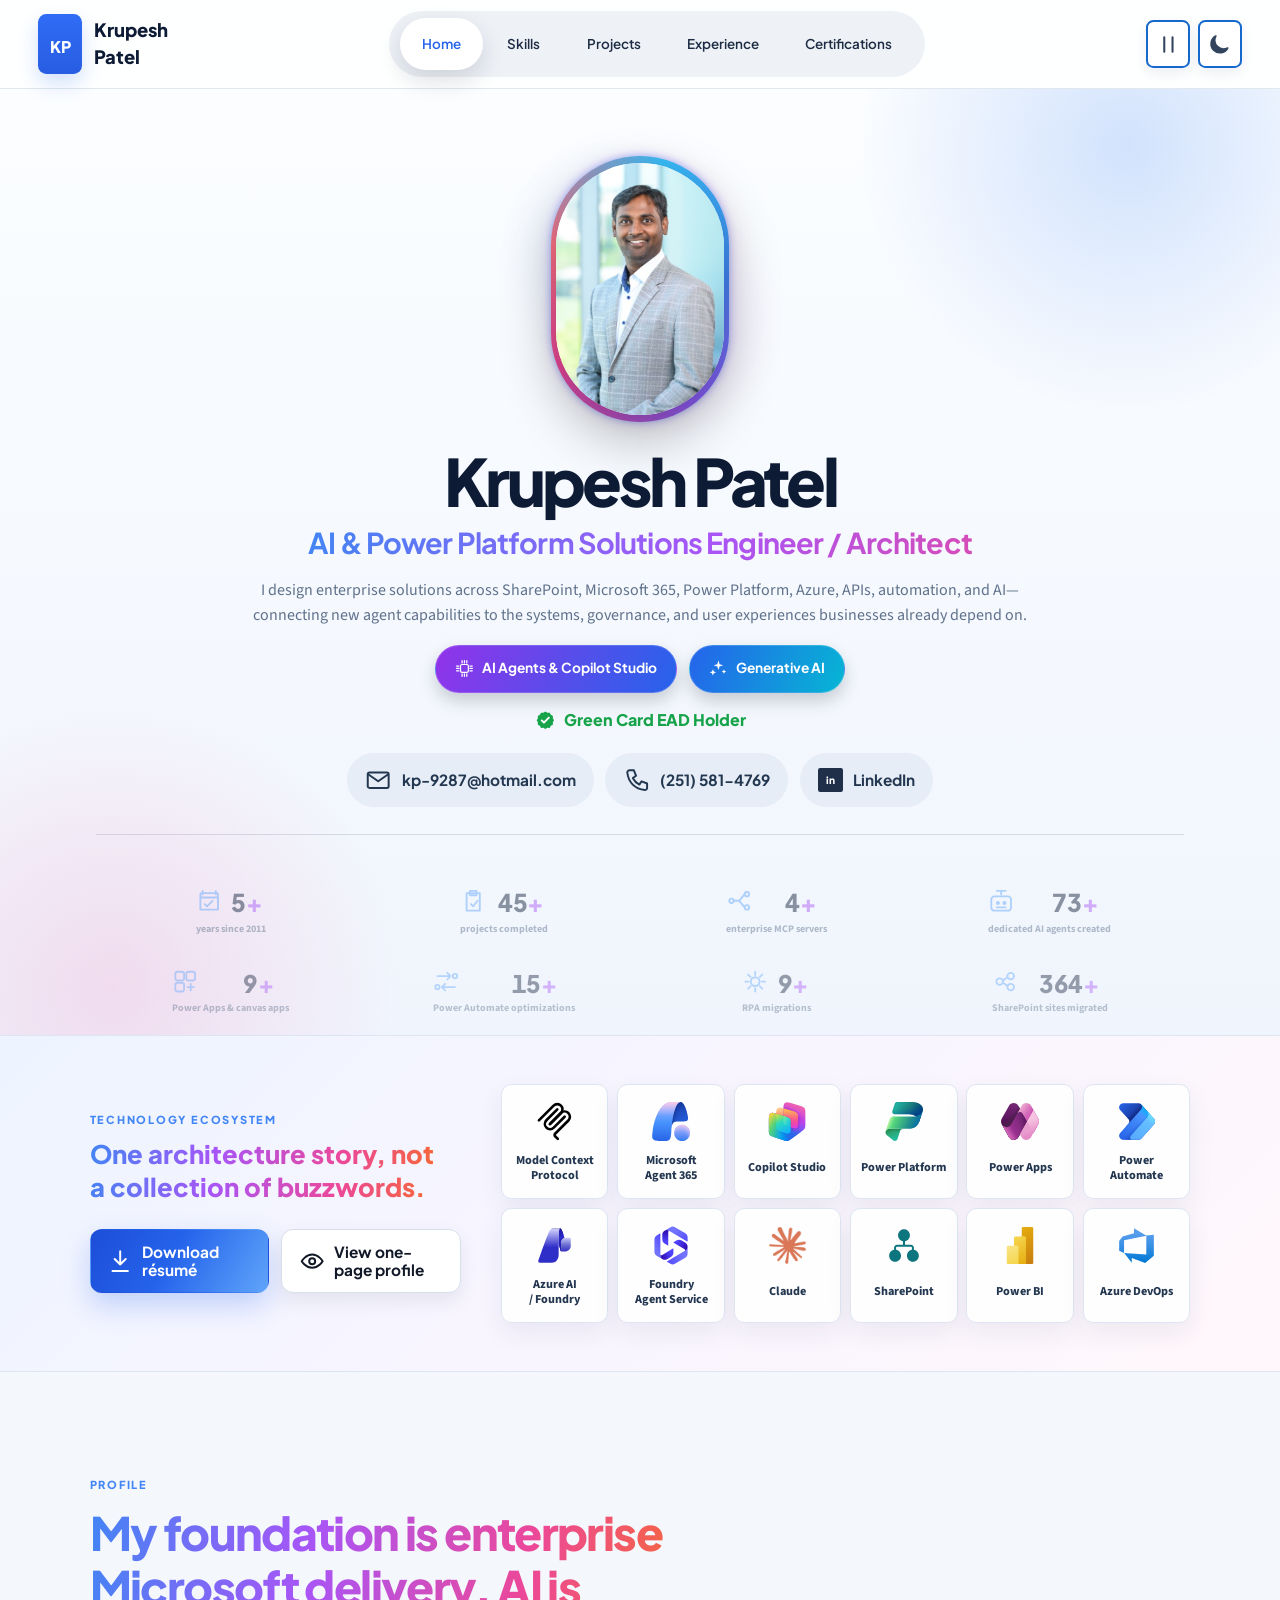
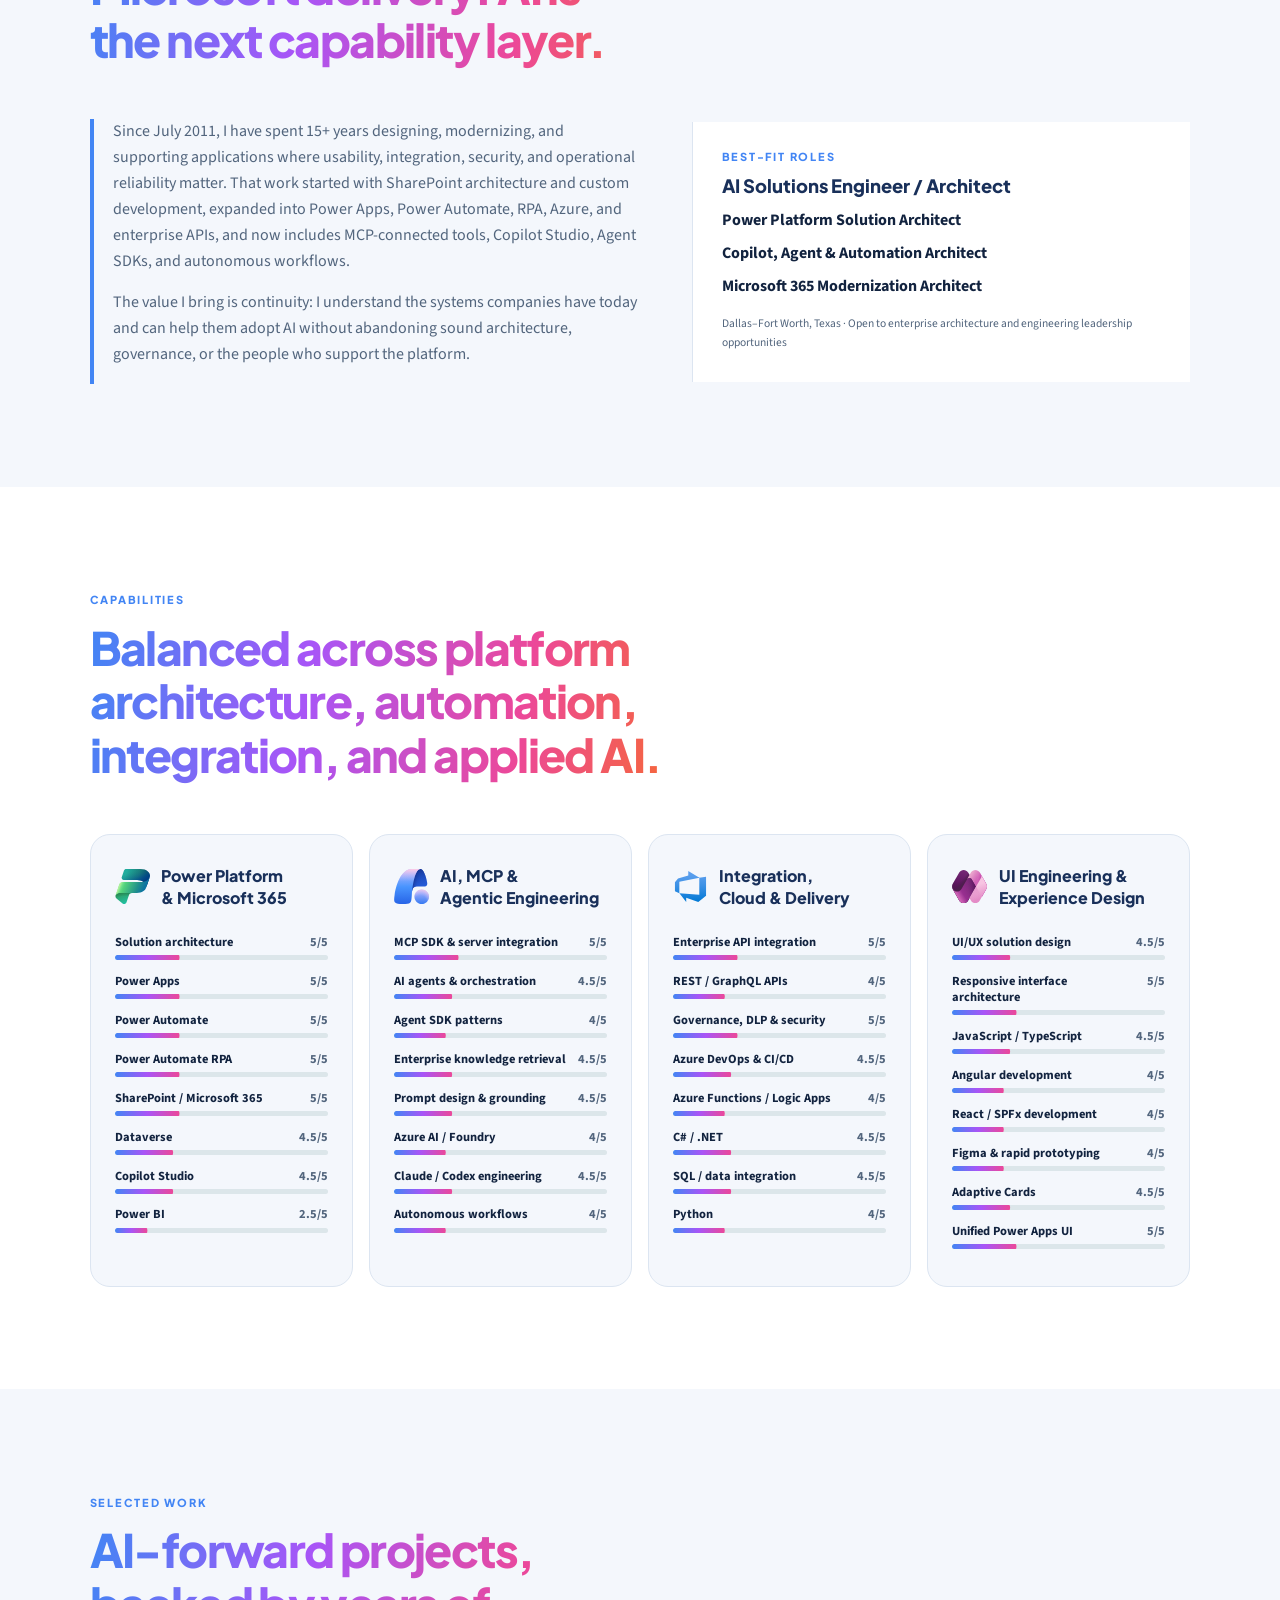
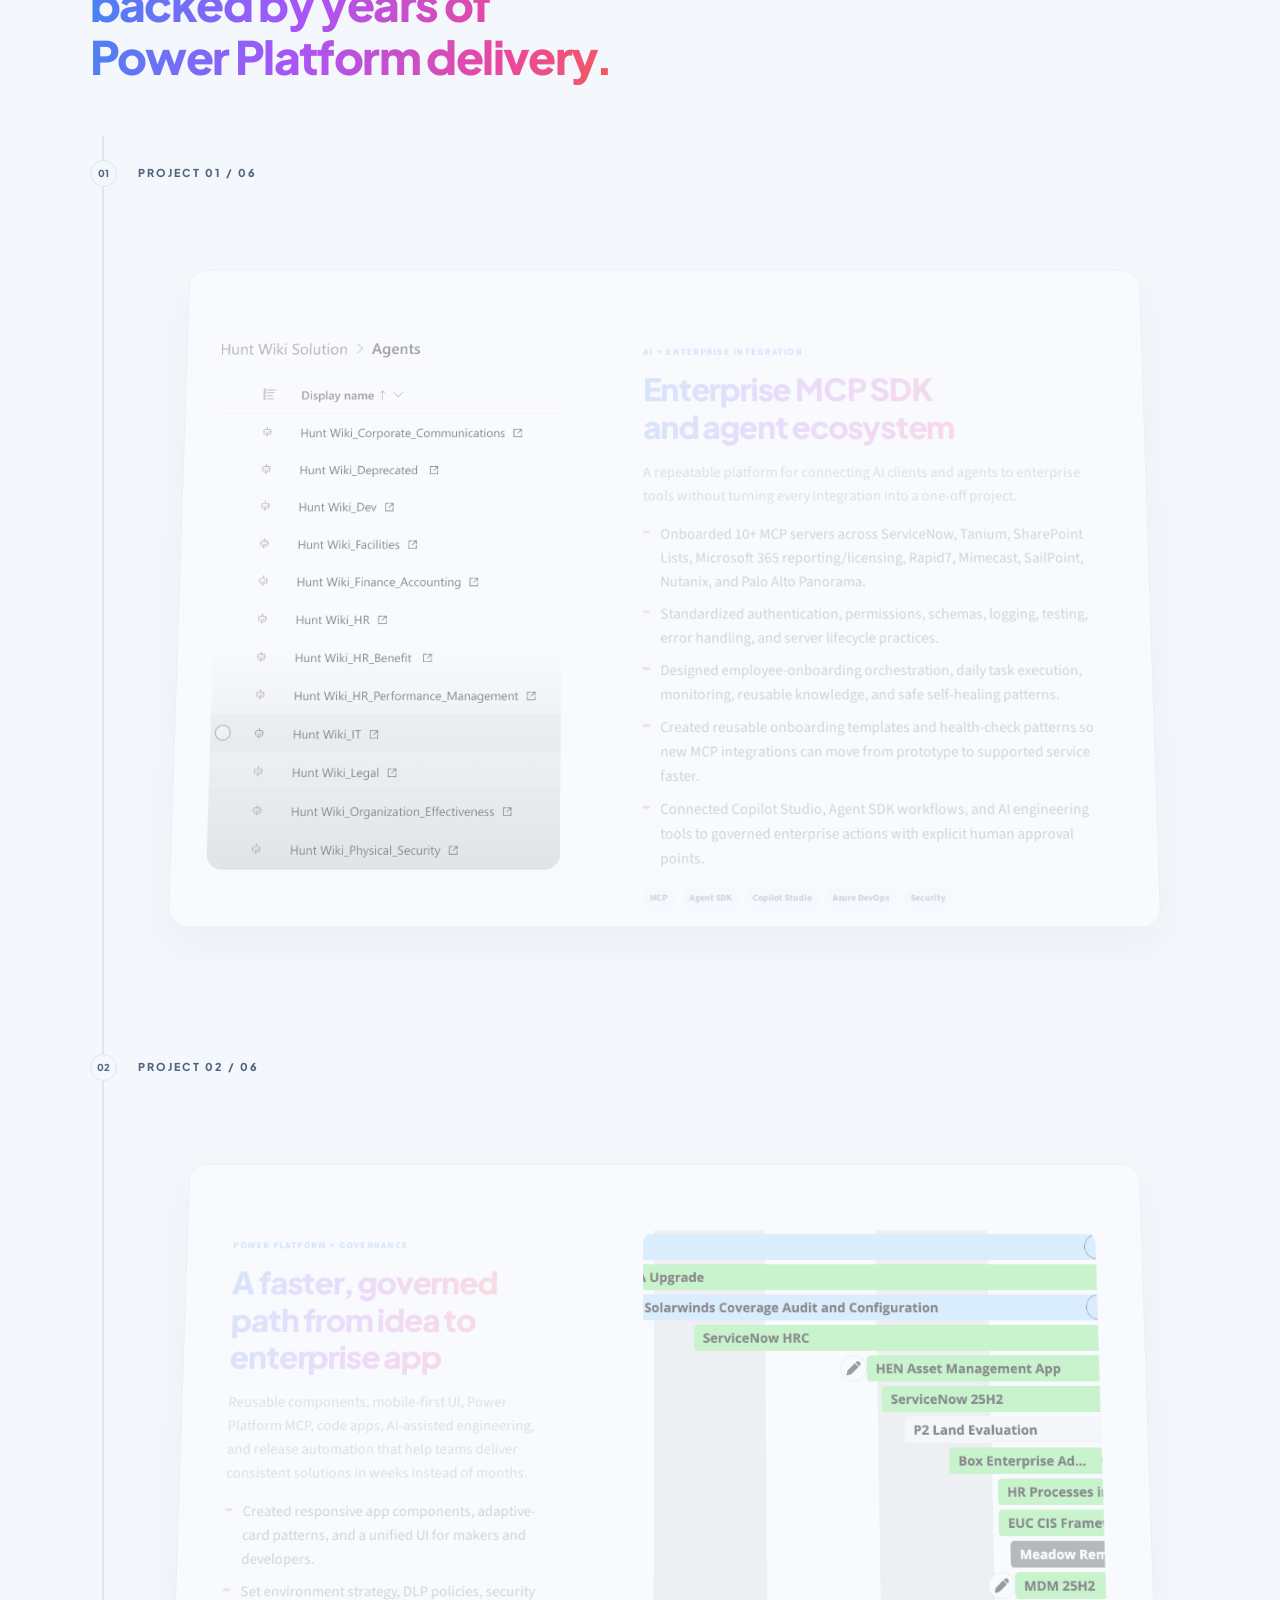
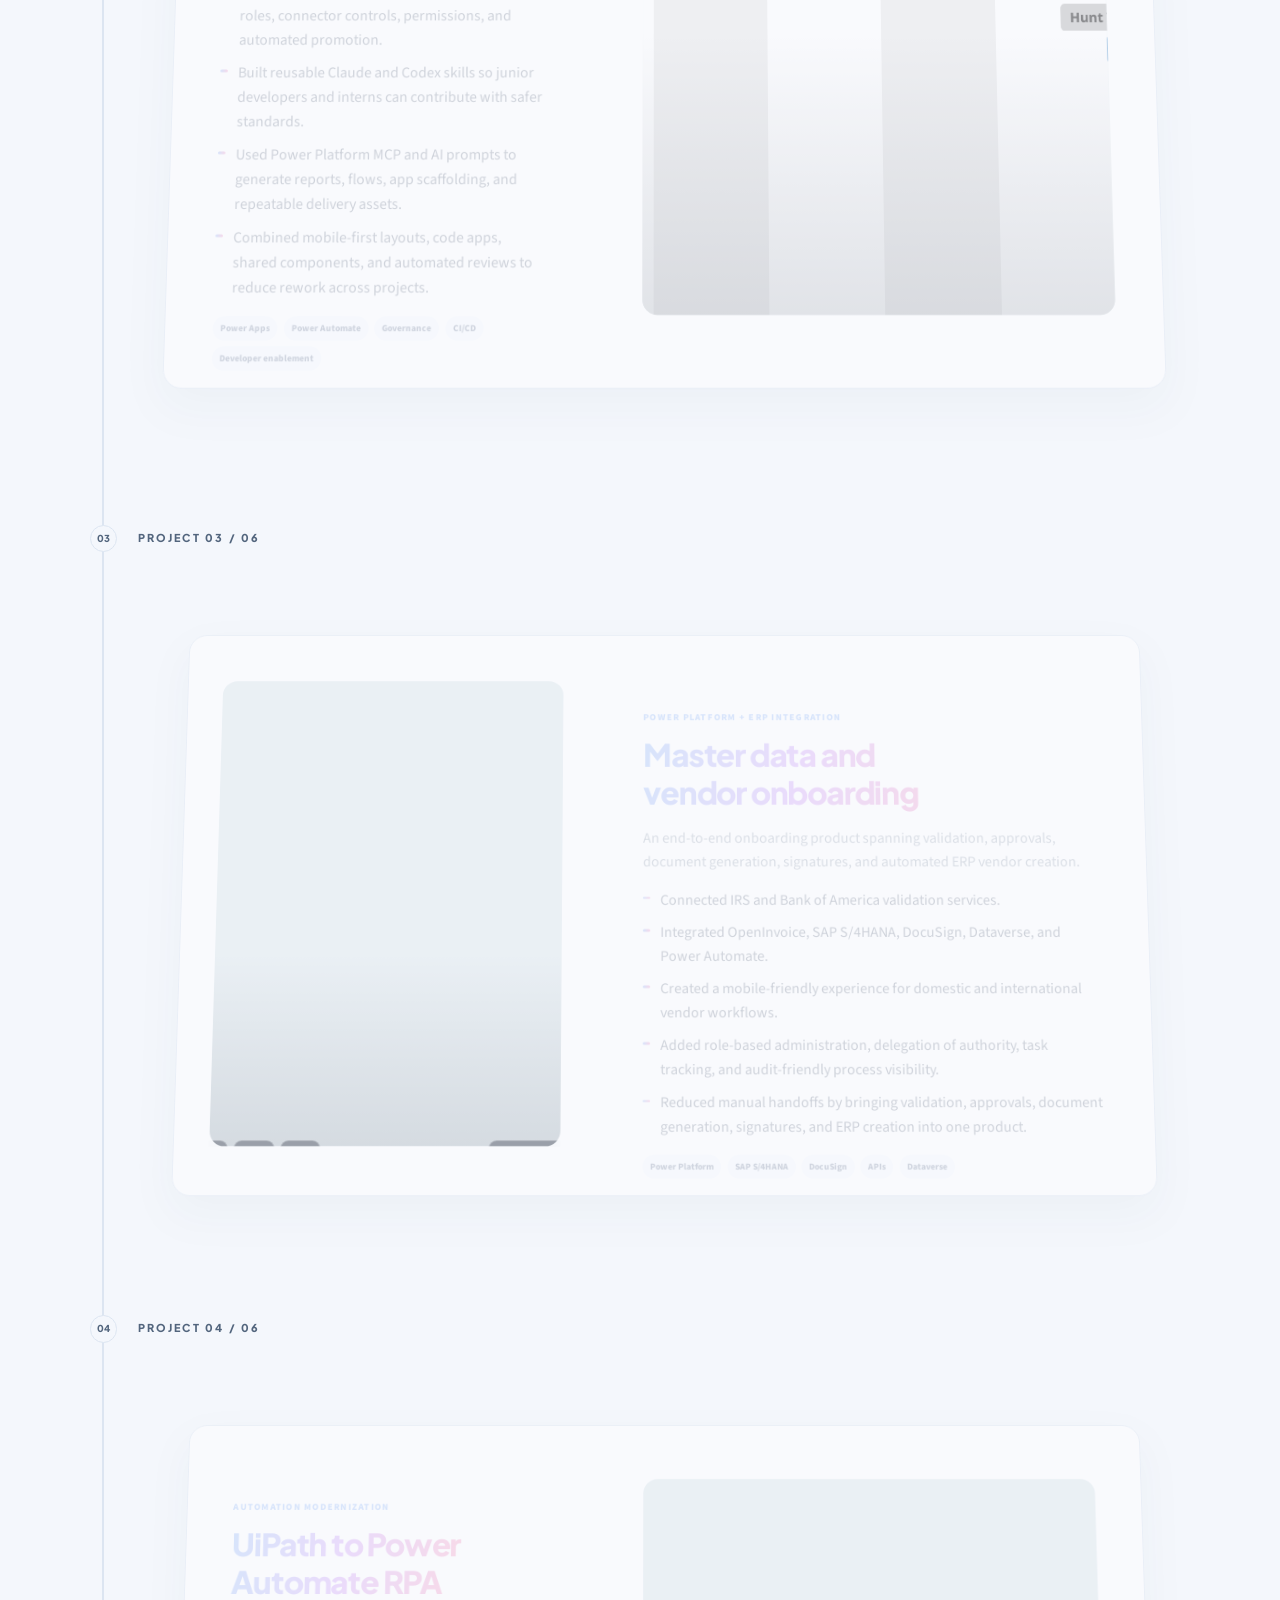
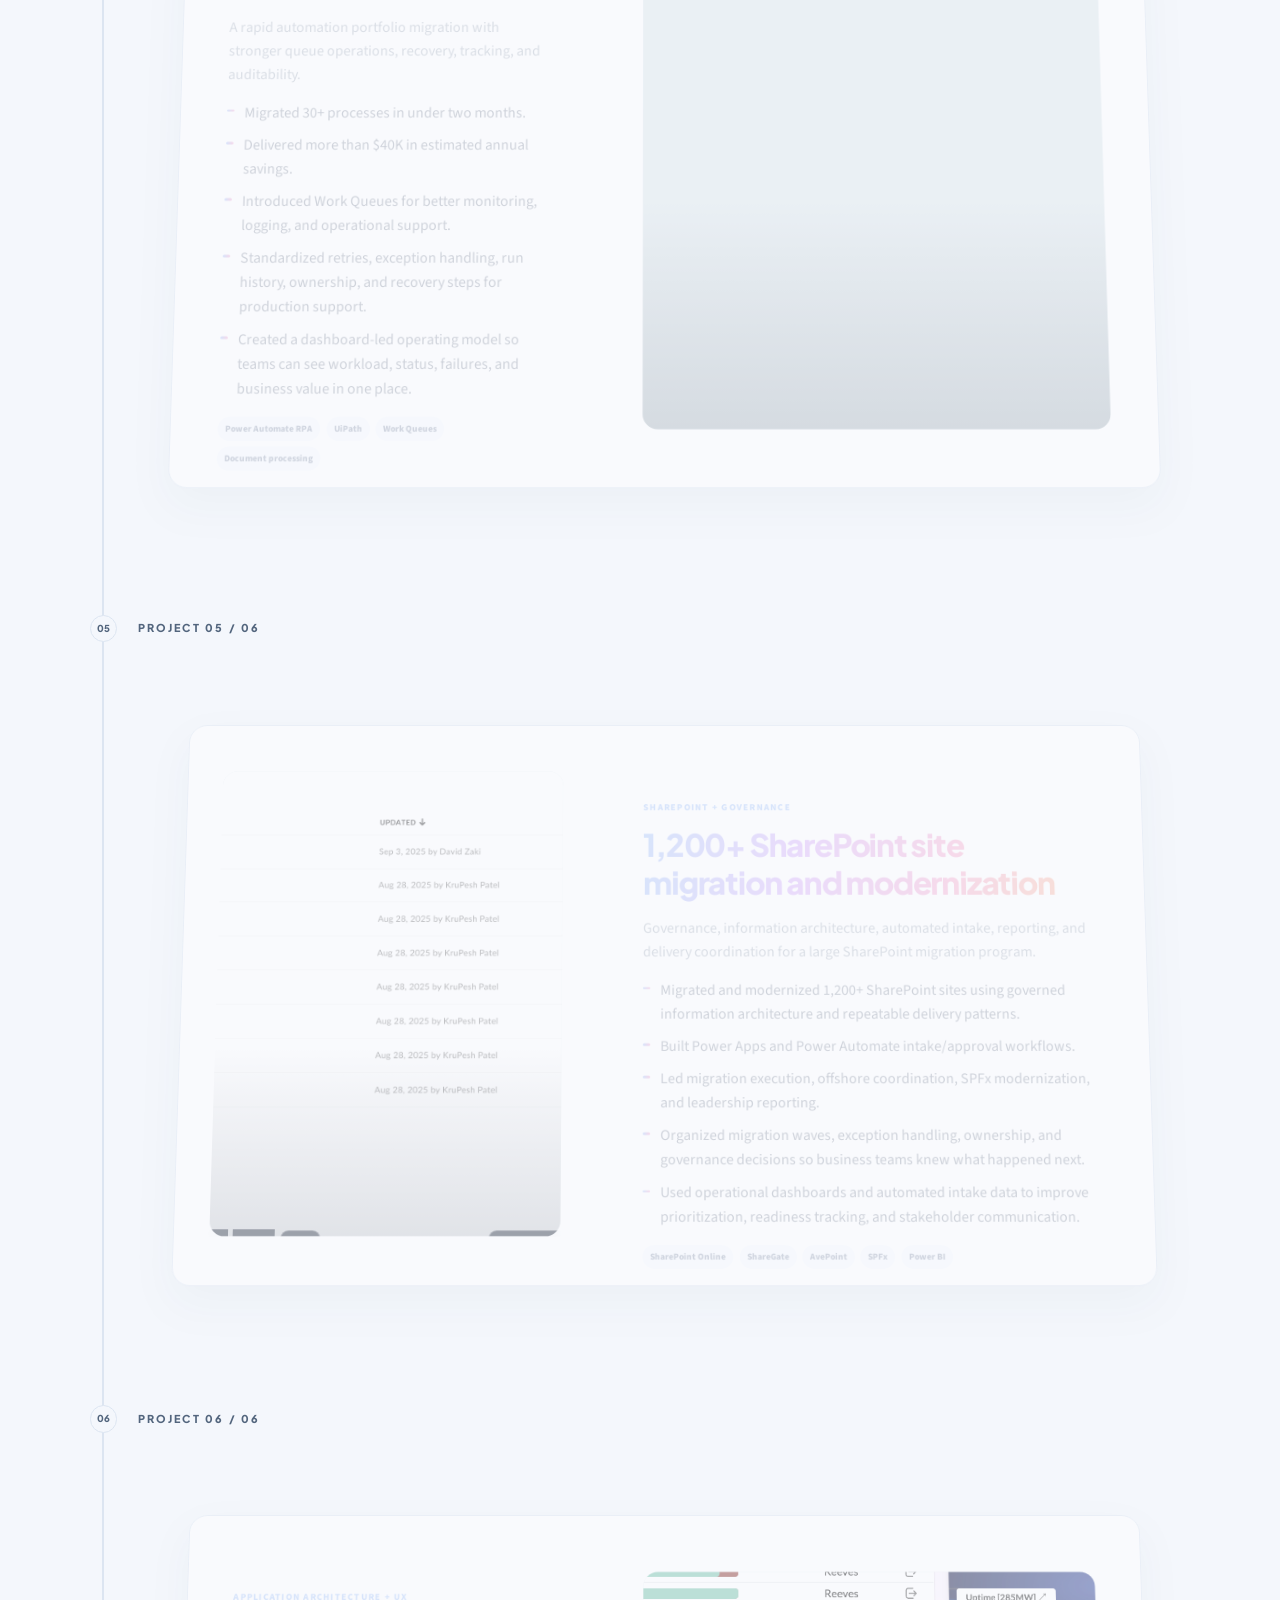
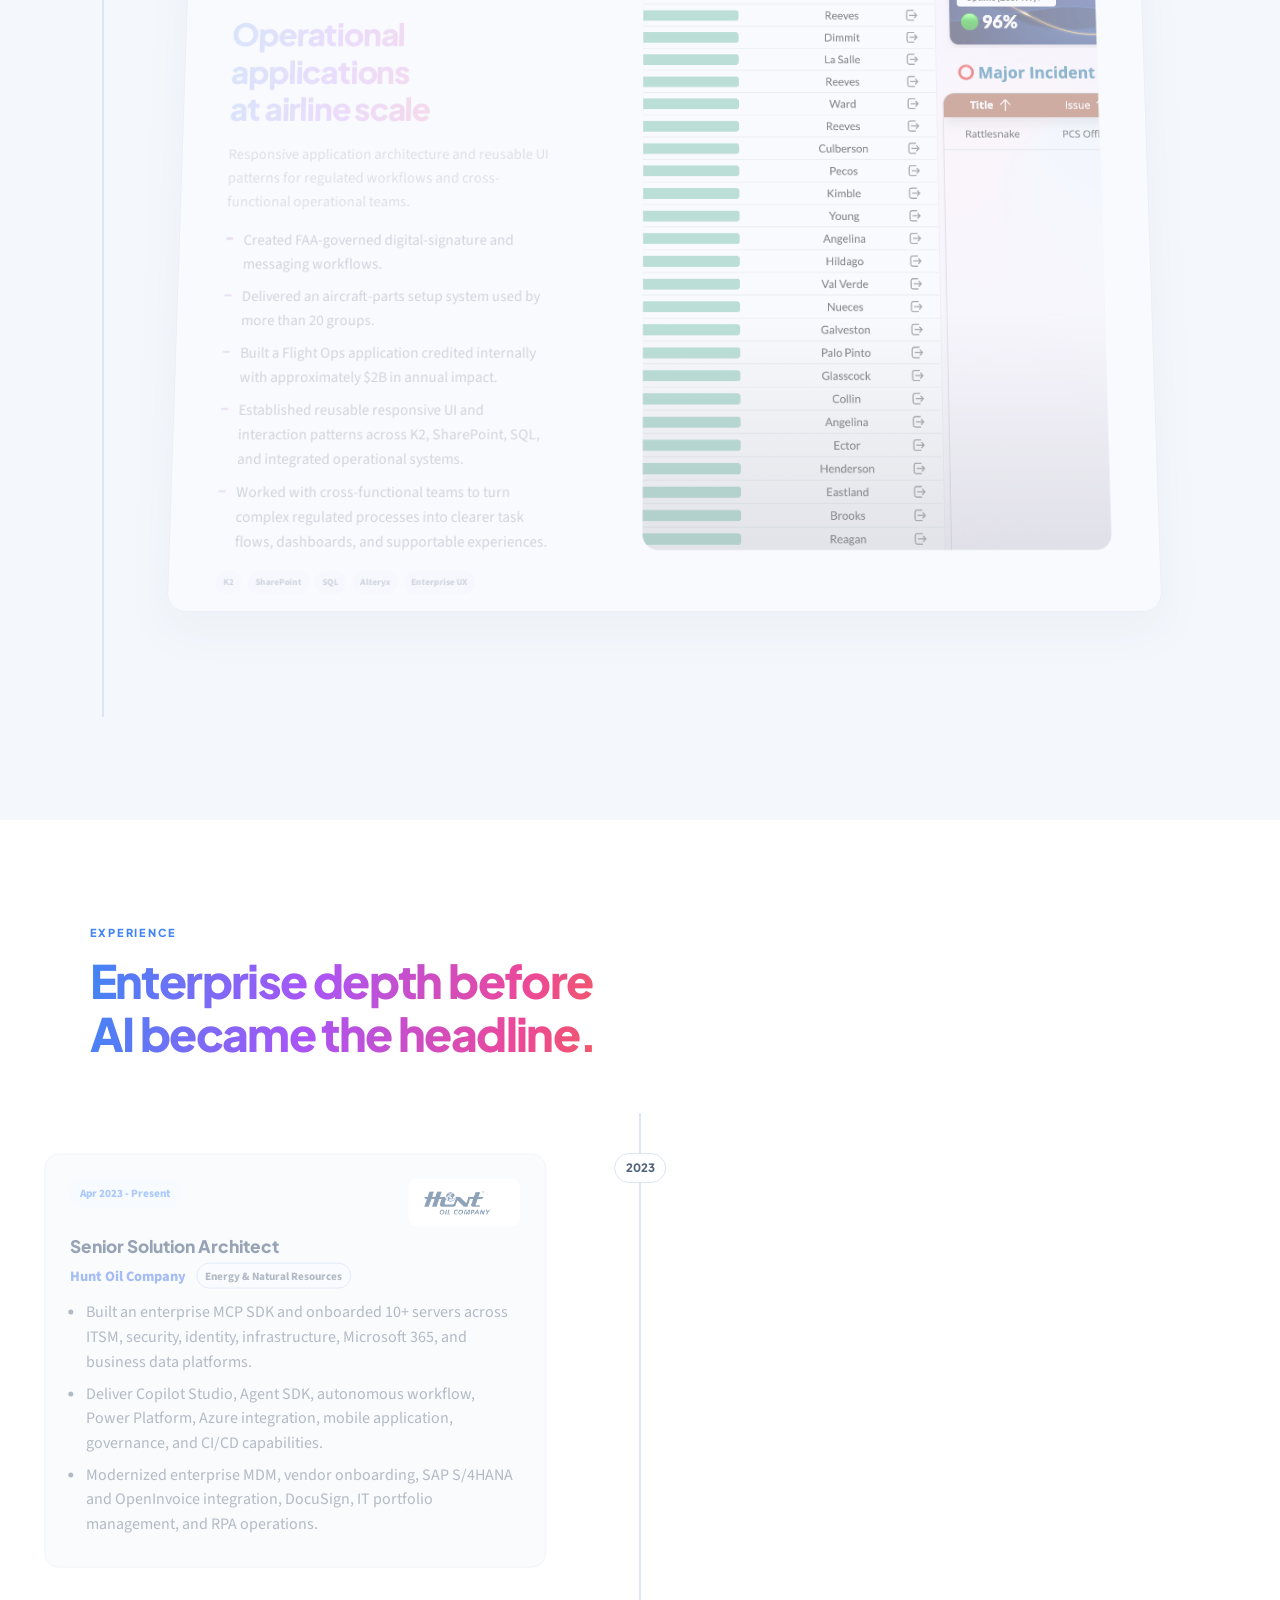
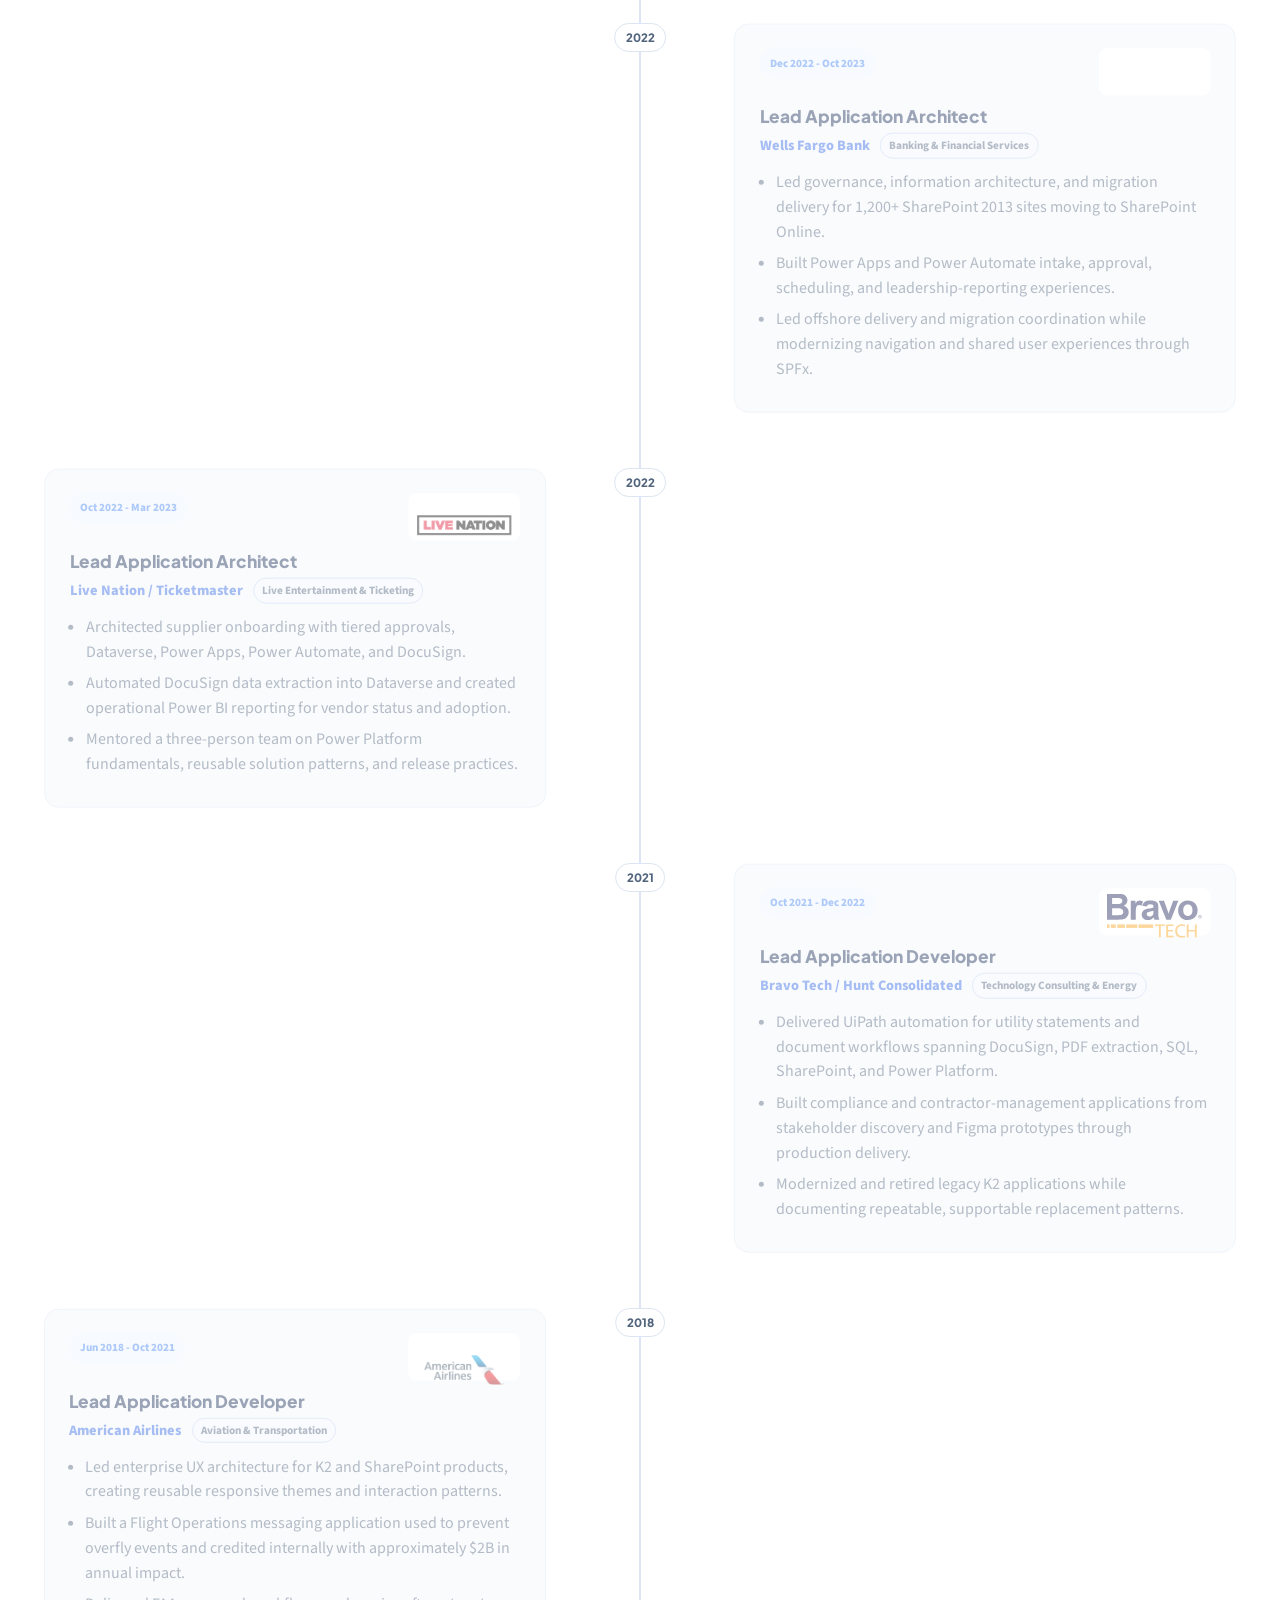
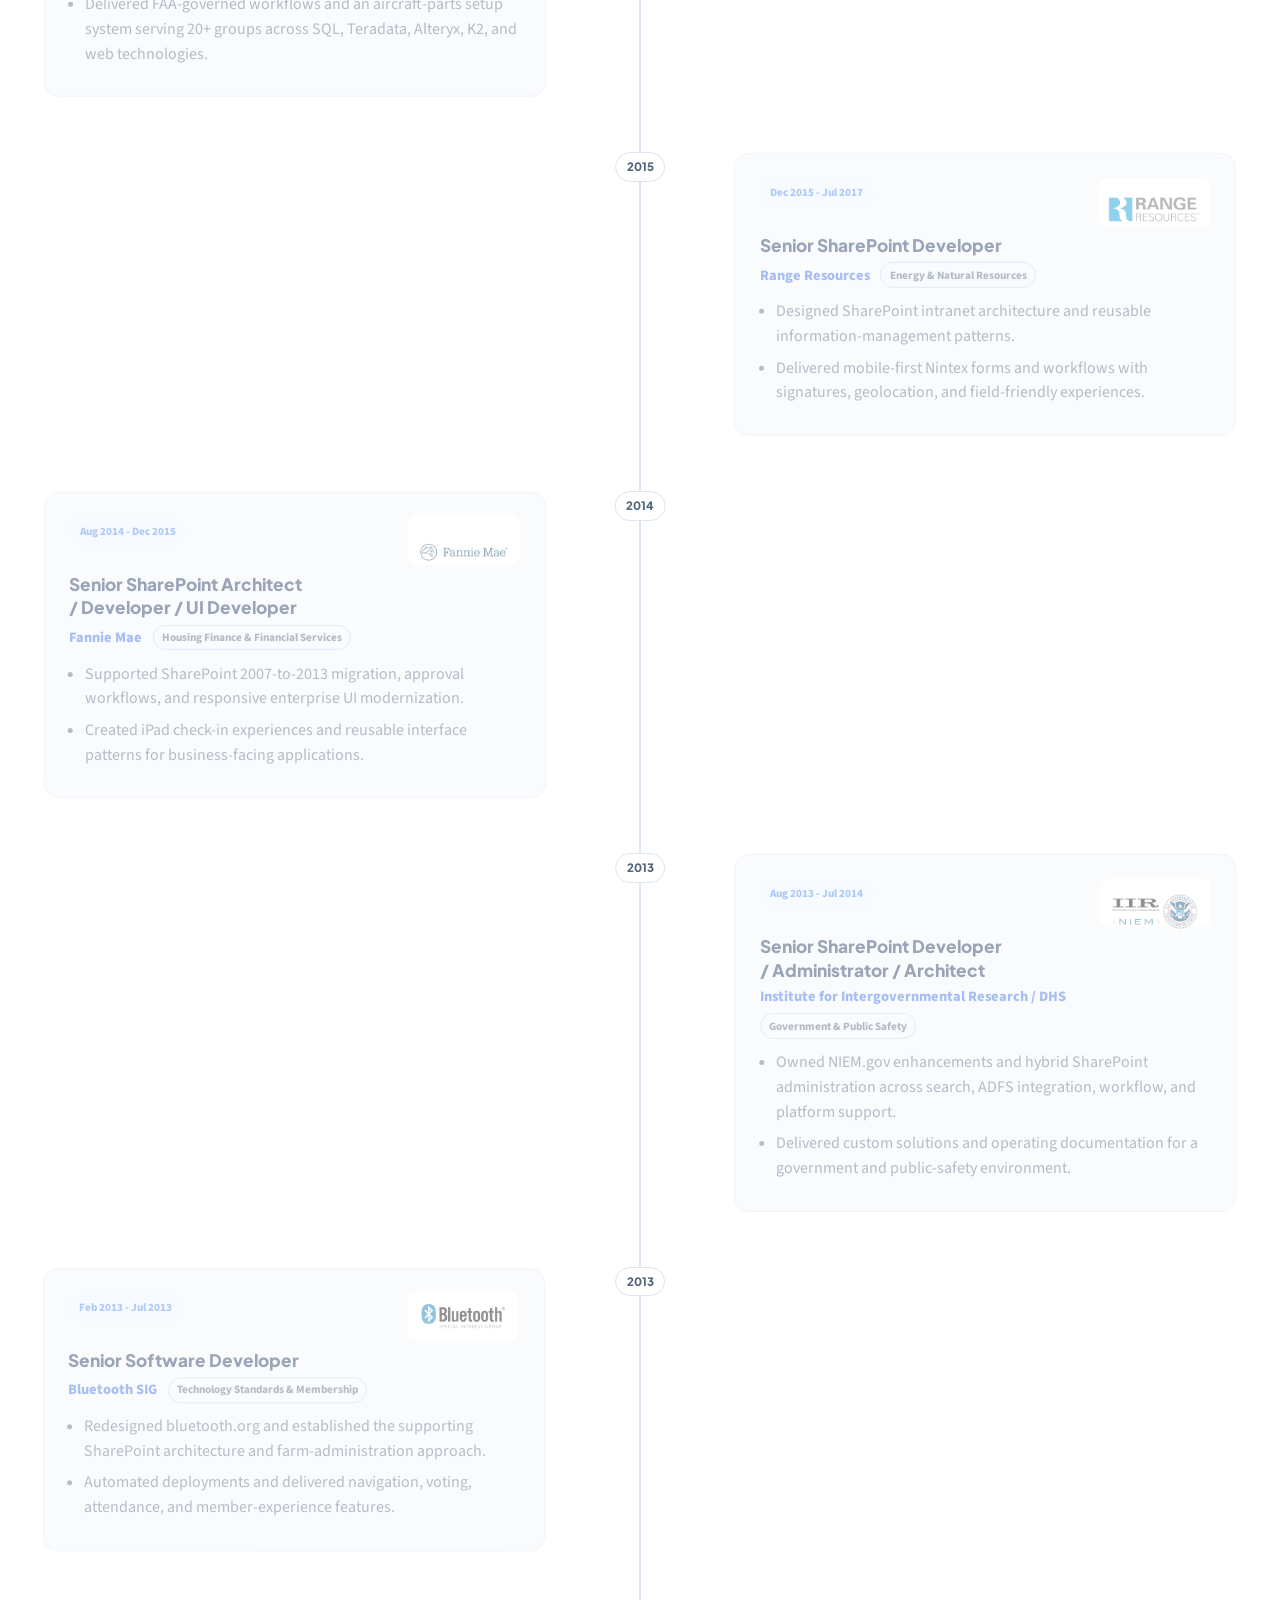
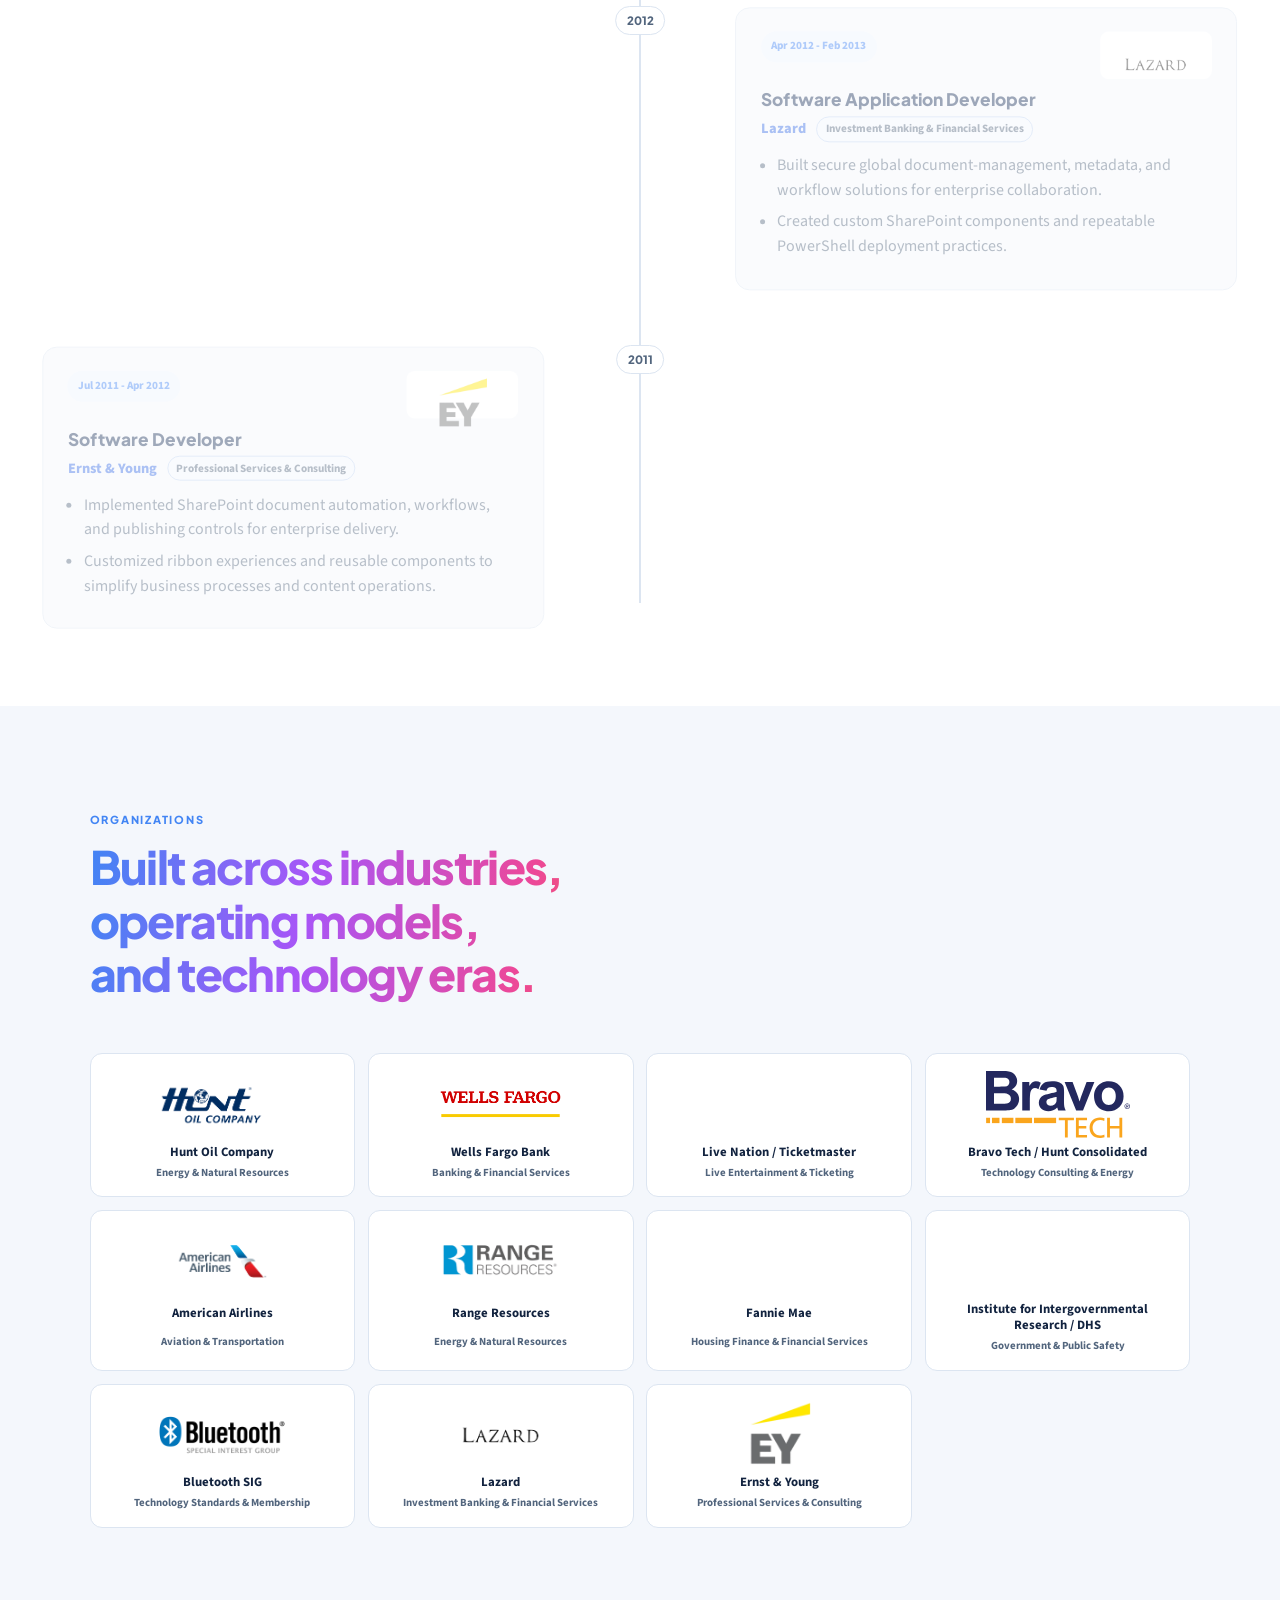
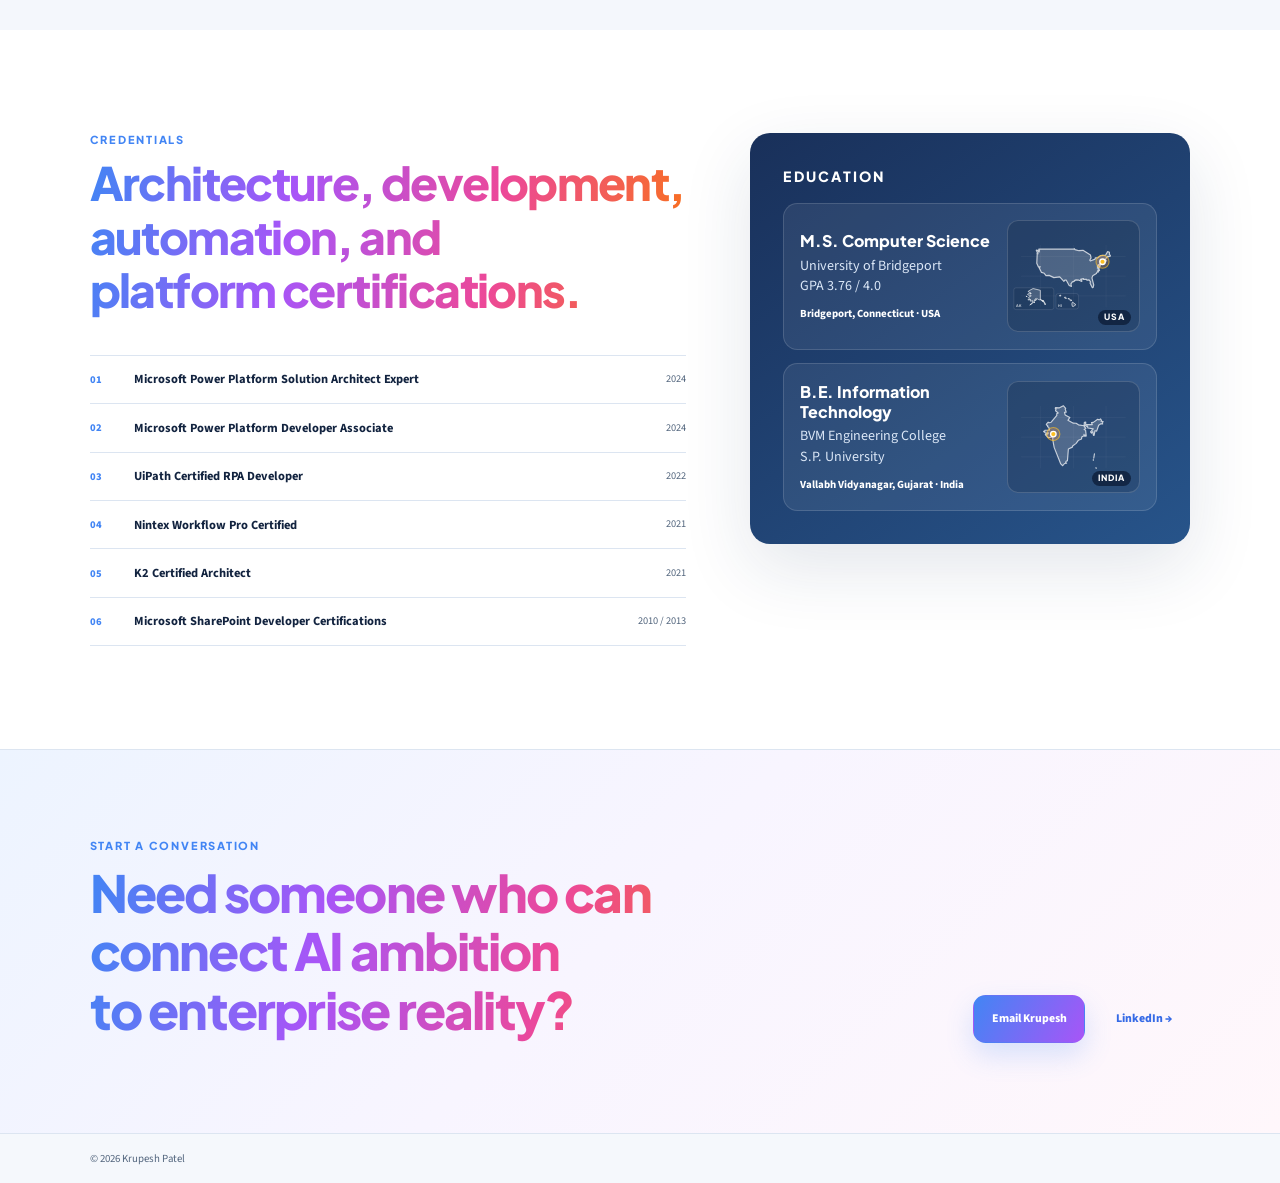
<file: index.html>
<!doctype html>
<html lang="en">
<head>
    <meta charset="utf-8">
    <meta name="viewport" content="width=device-width, initial-scale=1">
    <meta name="description" content="Krupesh Patel - AI and Power Platform Solutions Engineer / Architect with expertise across Microsoft 365, automation, enterprise integration, MCP, and agentic AI.">
    <meta name="theme-color" content="#f4f7fc">
    <title>Krupesh Patel | AI &amp; Power Platform Solutions Engineer / Architect</title>
    <link rel="preconnect" href="https://fonts.googleapis.com">
    <link rel="preconnect" href="https://fonts.gstatic.com" crossorigin>
    <link href="https://fonts.googleapis.com/css2?family=Plus+Jakarta+Sans:wght@500;600;700;800&amp;family=Source+Sans+3:wght@400;500;600;700&amp;display=swap" rel="stylesheet">
    <script>
        (() => {
            let theme, motion;
            try {
                theme = localStorage.getItem("kp-profile-v2-theme");
                motion = localStorage.getItem("kp-profile-motion");
            } catch {}
            document.documentElement.dataset.theme = theme === "dark" ? "dark" : "light";
            document.documentElement.dataset.motion = motion === "off" || window.matchMedia("(prefers-reduced-motion: reduce)").matches ? "off" : "on";
        })();
    </script>
    <script type="application/ld+json">
    {
      "@context": "https://schema.org",
      "@type": "Person",
      "name": "Krupesh Patel",
      "jobTitle": "AI & Power Platform Solutions Engineer / Architect",
      "email": "mailto:kp-9287@hotmail.com",
      "telephone": "+1-251-581-4769",
      "url": "https://krupesh9.github.io/KP_Profile/",
      "sameAs": ["https://www.linkedin.com/in/krupesh87"],
      "knowsAbout": ["AI agents", "Model Context Protocol", "Microsoft Copilot Studio", "Power Platform", "Power Apps", "Power Automate", "SharePoint", "Microsoft 365", "Azure AI", "API integration", "GraphQL", "Angular", "UI/UX"]
    }
    </script>
    <link rel="stylesheet" href="styles.css?v=26">
    <link rel="icon" href="favicon.svg" type="image/svg+xml">
    <script src="scripts.js?v=16" defer></script>
</head>
<body>
    <a class="skip-link" href="#main">Skip to content</a>

    <header class="site-header">
        <a class="brand" href="#top" aria-label="Krupesh Patel profile home">
            <span class="brand-monogram"><span class="brand-initials">KP</span><img src="assets/krupesh-profile-480.jpg" alt=""></span>
            <strong>Krupesh<br>Patel</strong>
        </a>
        <nav class="desktop-nav" aria-label="Primary navigation">
            <a href="#top" class="active">Home</a>
            <a href="#skills">Skills</a>
            <a href="#work">Projects</a>
            <a href="#experience">Experience</a>
            <a href="#credentials">Certifications</a>
        </nav>
        <div class="header-actions">
            <button class="theme-toggle motion-toggle" id="motion-toggle" type="button" aria-pressed="true" aria-label="Animations" title="Pause animations">
                <svg class="motion-pause" aria-hidden="true" viewBox="0 0 24 24"><path d="M8 5v14M16 5v14"/></svg>
                <svg class="motion-play" aria-hidden="true" viewBox="0 0 24 24"><path d="m8 5 11 7-11 7Z"/></svg>
            </button>
            <button class="theme-toggle" id="theme-toggle-v2" type="button" aria-pressed="false" aria-label="Switch to dark theme">
                <svg class="theme-moon" aria-hidden="true" viewBox="0 0 24 24"><path d="M20 15.5A8.5 8.5 0 0 1 8.5 4 8.5 8.5 0 1 0 20 15.5Z"/></svg>
                <svg class="theme-sun" aria-hidden="true" viewBox="0 0 24 24"><circle cx="12" cy="12" r="4"/><path d="M12 2v2m0 16v2M4.9 4.9l1.4 1.4m11.4 11.4 1.4 1.4M2 12h2m16 0h2M4.9 19.1l1.4-1.4M17.7 6.3l1.4-1.4"/></svg>
            </button>
            <button class="menu-toggle" id="menu-toggle-v2" type="button" aria-expanded="false" aria-controls="mobile-nav-v2" aria-label="Open navigation menu">
                <svg aria-hidden="true" viewBox="0 0 24 24"><path d="M4 7h16M4 12h16M4 17h16"/></svg>
            </button>
        </div>
    </header>

    <nav class="mobile-nav" id="mobile-nav-v2" aria-label="Mobile navigation">
        <a href="#top">Home</a><a href="#skills">Skills</a><a href="#work">Projects</a><a href="#experience">Experience</a><a href="#credentials">Certifications</a>
    </nav>

    <main id="main">
        <section class="hero" id="top">
            <div class="hero-inner">
                <div class="portrait-stage reveal" aria-label="Portrait with animated AI color aura">
                    <div class="aura aura-one"></div>
                    <div class="aura aura-two"></div>
                    <div class="aura aura-three"></div>
                    <div class="aura-ring"></div>
                    <div class="portrait-card">
                        <img src="assets/krupesh-profile-480.jpg" alt="Krupesh Patel" width="479" height="720" fetchpriority="high" decoding="async">
                    </div>
                </div>

                <div class="hero-copy reveal">
                    <h1 class="hero-name static-gradient">Krupesh Patel</h1>
                    <h2 class="hero-title animated-gradient">AI &amp; Power Platform Solutions Engineer / Architect</h2>
                    <p class="lead">I design enterprise solutions across SharePoint, Microsoft 365, Power Platform, Azure, APIs, automation, and AI—connecting new agent capabilities to the systems, governance, and user experiences businesses already depend on.</p>
                    <div class="hero-focus-pills" aria-label="Primary areas of expertise">
                        <span><svg aria-hidden="true" viewBox="0 0 24 24"><rect x="7" y="7" width="10" height="10" rx="2"/><path d="M9 2v3m3-3v3m3-3v3M9 19v3m3-3v3m3-3v3M2 9h3m-3 3h3m-3 3h3m14-6h3m-3 3h3m-3 3h3"/></svg>AI Agents &amp; Copilot Studio</span>
                        <span><svg aria-hidden="true" viewBox="0 0 24 24"><path d="m12 2 1.45 4.55L18 8l-4.55 1.45L12 14l-1.45-4.55L6 8l4.55-1.45L12 2Zm7 11 .9 2.1L22 16l-2.1.9L19 19l-.9-2.1L16 16l2.1-.9L19 13ZM5 13l1.15 2.85L9 17l-2.85 1.15L5 21l-1.15-2.85L1 17l2.85-1.15L5 13Z"/></svg>Generative AI</span>
                    </div>
                    <p class="ead-status"><svg aria-hidden="true" viewBox="0 0 24 24"><path d="M12 2.7 14.1 4l2.5-.1 1.2 2.2 2.2 1.2-.1 2.5 1.3 2.2-1.3 2.1.1 2.5-2.2 1.2-1.2 2.2-2.5-.1-2.1 1.3-2.1-1.3-2.5.1-1.2-2.2L4 16.6l.1-2.5L2.8 12l1.3-2.2L4 7.3l2.2-1.2 1.2-2.2 2.5.1L12 2.7Z"/><path class="ead-check" d="m8.2 12.1 2.3 2.3 5.2-5.3"/></svg> Green Card EAD Holder</p>
                    <div class="identity-strip reveal" aria-label="Contact information at a glance">
                        <a class="identity-item" href="mailto:kp-9287@hotmail.com">
                            <span class="identity-icon" aria-hidden="true"><svg viewBox="0 0 24 24"><rect x="2.5" y="5" width="19" height="14" rx="1.5"/><path d="m3.5 7 8.5 6 8.5-6"/></svg></span>
                            <strong>kp-9287@hotmail.com</strong>
                        </a>
                        <a class="identity-item" href="tel:2515814769">
                            <span class="identity-icon" aria-hidden="true"><svg viewBox="0 0 24 24"><path d="M5 3h4l2 5-3 2c1.5 3 3 4.5 6 6l2-3 5 2v4c0 1-1 2-2 2C10 20 4 14 3 5c0-1 1-2 2-2Z"/></svg></span>
                            <strong>(251) 581-4769</strong>
                        </a>
                        <a class="identity-item" href="https://www.linkedin.com/in/krupesh87" target="_blank" rel="noreferrer">
                            <span class="identity-icon linkedin-icon" aria-hidden="true">in</span>
                            <strong>LinkedIn</strong>
                        </a>
                    </div>
                </div>

                <div class="hero-proof reveal" id="proof-counters" aria-label="Career highlights">
                    <div><span class="proof-icon" aria-hidden="true"><svg viewBox="0 0 24 24"><path d="M6 3v3m12-3v3M4 9h16M5 5h14a1 1 0 0 1 1 1v14H4V6a1 1 0 0 1 1-1Zm3 10 2 2 5-5"/></svg></span><strong data-count-v2="15">0</strong><span class="metric-label">years since 2011</span></div>
                    <div><span class="proof-icon" aria-hidden="true"><svg viewBox="0 0 24 24"><path d="M9 5h6m-7 0H6v16h12V5h-2m-7-2h6v4H9V3Zm1 12 2 2 4-5"/></svg></span><strong data-count-v2="125">0</strong><span class="metric-label">projects completed</span></div>
                    <div><span class="proof-icon" aria-hidden="true"><svg viewBox="0 0 24 24"><circle cx="5" cy="12" r="2"/><circle cx="19" cy="6" r="2"/><circle cx="19" cy="18" r="2"/><path d="M7 12h5m0 0 5-6m-5 6 5 6"/></svg></span><strong data-count-v2="10">0</strong><span class="metric-label">enterprise MCP servers</span></div>
                    <div><span class="proof-icon" aria-hidden="true"><svg viewBox="0 0 24 24"><path d="M12 3v3M8 3h8M6 8h12a3 3 0 0 1 3 3v7a3 3 0 0 1-3 3H6a3 3 0 0 1-3-3v-7a3 3 0 0 1 3-3Z"/><circle cx="9" cy="14" r="1"/><circle cx="15" cy="14" r="1"/><path d="M8 18h8"/></svg></span><strong data-count-v2="200">0</strong><span class="metric-label">dedicated AI agents created</span></div>
                    <div><span class="proof-icon" aria-hidden="true"><svg viewBox="0 0 24 24"><rect x="3" y="3" width="8" height="8" rx="2"/><rect x="13" y="3" width="8" height="8" rx="2"/><rect x="3" y="13" width="8" height="8" rx="2"/><path d="M17 14v6m-3-3h6"/></svg></span><strong data-count-v2="30">0</strong><span class="metric-label">Power Apps &amp; canvas apps</span></div>
                    <div><span class="proof-icon" aria-hidden="true"><svg viewBox="0 0 24 24"><path d="M4 7h12l-3-3m3 3-3 3M20 17H8l3 3m-3-3 3-3"/><circle cx="4" cy="17" r="2"/><circle cx="20" cy="7" r="2"/></svg></span><strong data-count-v2="50">0</strong><span class="metric-label">Power Automate optimizations</span></div>
                    <div><span class="proof-icon" aria-hidden="true"><svg viewBox="0 0 24 24"><path d="M12 3v3m0 12v3M3 12h3m12 0h3M5.6 5.6l2.1 2.1m8.6 8.6 2.1 2.1m0-12.8-2.1 2.1m-8.6 8.6-2.1 2.1"/><circle cx="12" cy="12" r="4"/></svg></span><strong data-count-v2="30">0</strong><span class="metric-label">RPA migrations</span></div>
                    <div><span class="proof-icon" aria-hidden="true"><svg viewBox="0 0 24 24"><circle cx="7" cy="12" r="3"/><circle cx="17" cy="7" r="3"/><circle cx="17" cy="17" r="3"/><path d="M10 11 14 8m-4 5 4 3"/></svg></span><strong data-count-v2="1200">0</strong><span class="metric-label">SharePoint sites migrated</span></div>
                </div>
            </div>
        </section>

        <noscript>
            <section class="noscript-profile" aria-labelledby="noscript-profile-title">
                <p class="kicker">Profile summary</p>
                <h2 id="noscript-profile-title">AI &amp; Power Platform Solutions Engineer / Architect</h2>
                <p>15+ years delivering enterprise SharePoint, Microsoft 365, Power Platform, Azure integration, automation, and applied AI solutions. Current work includes MCP-connected tools, Copilot Studio, Agent SDKs, autonomous workflows, governance, mobile Power Apps, and CI/CD delivery.</p>
                <p><strong>Core skills:</strong> AI agents, MCP, Copilot Studio, Power Apps, Power Automate, SharePoint, Azure AI, APIs, GraphQL, Angular, UI/UX, RPA, DevOps, and governance.</p>
                <p><strong>Experience:</strong> Hunt Oil Company, Wells Fargo Bank, Live Nation / Ticketmaster, Bravo Tech / Hunt Consolidated, American Airlines, Range Resources, Fannie Mae, IIR / DHS, Bluetooth SIG, Lazard, and Ernst &amp; Young.</p>
                <div class="resume-actions">
                    <a class="button primary" href="resume/Krupesh_Patel_AI_and_Power_Platform_Resume_V2.pdf" download>Download detailed résumé</a>
                    <a class="button secondary" href="resume/Krupesh_Patel_AI_and_Power_Platform_One_Page_V2.html">View one-page profile</a>
                </div>
            </section>
        </noscript>

        <section class="platform-ribbon" aria-label="Technology ecosystem">
            <div class="platform-ribbon-copy">
                <p class="kicker">Technology ecosystem</p>
                <h2>One architecture story, not a collection of buzzwords.</h2>
                <div class="resume-actions" aria-label="Résumé actions">
                    <a class="button primary" href="resume/Krupesh_Patel_AI_and_Power_Platform_Resume_V2.pdf" download>
                        <svg class="button-icon" aria-hidden="true" viewBox="0 0 24 24"><path d="M12 3v12m0 0 5-5m-5 5-5-5M5 21h14"/></svg>
                        Download résumé
                    </a>
                    <a class="button secondary" href="resume/Krupesh_Patel_AI_and_Power_Platform_One_Page_V2.html" target="_blank" rel="noreferrer">
                        <svg class="button-icon" aria-hidden="true" viewBox="0 0 24 24"><path d="M2.5 12s3.5-6 9.5-6 9.5 6 9.5 6-3.5 6-9.5 6-9.5-6-9.5-6Z"/><circle cx="12" cy="12" r="2.7"/></svg>
                        View one-page profile
                    </a>
                </div>
            </div>
            <div class="technology-logo-grid" id="technology-logo-grid"></div>
        </section>

        <section class="section" id="about">
            <div class="section-intro reveal">
                <p class="kicker">Profile</p>
                <h2>My foundation is enterprise Microsoft delivery. AI is the next capability layer.</h2>
            </div>
            <div class="about-grid">
                <article class="about-story reveal">
                    <p>Since July 2011, I have spent 15+ years designing, modernizing, and supporting applications where usability, integration, security, and operational reliability matter. That work started with SharePoint architecture and custom development, expanded into Power Apps, Power Automate, RPA, Azure, and enterprise APIs, and now includes MCP-connected tools, Copilot Studio, Agent SDKs, and autonomous workflows.</p>
                    <p>The value I bring is continuity: I understand the systems companies have today and can help them adopt AI without abandoning sound architecture, governance, or the people who support the platform.</p>
                </article>
                <aside class="profile-focus reveal">
                    <p class="kicker">Best-fit roles</p>
                    <h3>AI Solutions Engineer / Architect</h3>
                    <p>Power Platform Solution Architect</p>
                    <p>Copilot, Agent &amp; Automation Architect</p>
                    <p>Microsoft 365 Modernization Architect</p>
                    <span>Dallas–Fort Worth, Texas · Open to enterprise architecture and engineering leadership opportunities</span>
                </aside>
            </div>
        </section>

        <section class="section skills-section" id="skills">
            <div class="section-intro reveal">
                <p class="kicker">Capabilities</p>
                <h2>Balanced across platform architecture, automation, integration, and applied AI.</h2>
            </div>
            <div class="skill-groups" id="skill-groups"></div>
        </section>

        <section class="section work-section" id="work">
            <div class="section-intro reveal">
                <p class="kicker">Selected work</p>
                <h2>AI-forward projects, backed by years of Power Platform delivery.</h2>
            </div>
            <div class="project-stories" id="project-stories"></div>
        </section>

        <section class="section experience-section" id="experience">
            <div class="section-intro reveal">
                <p class="kicker">Experience</p>
                <h2>Enterprise depth before AI became the headline.</h2>
            </div>
            <div class="experience-list" id="experience-list-v2"></div>
        </section>

        <section class="brand-wall section" aria-labelledby="brand-wall-heading">
            <div class="section-intro reveal">
                <p class="kicker">Organizations</p>
                <h2 id="brand-wall-heading">Built across industries, operating models, and technology eras.</h2>
            </div>
            <div class="company-logo-grid" id="company-logo-grid"></div>
        </section>

        <section class="section credential-section" id="credentials">
            <div class="credential-layout">
                <div class="reveal">
                    <p class="kicker">Credentials</p>
                    <h2>Architecture, development, automation, and platform certifications.</h2>
                    <div id="credential-list-v2" class="credential-list"></div>
                </div>
                <aside class="education-panel reveal">
                    <p class="kicker">Education</p>
                    <article class="education-item">
                        <div class="education-copy">
                            <h3>M.S. Computer Science</h3>
                            <p>University of Bridgeport<br>GPA 3.76 / 4.0</p>
                            <span class="education-location">Bridgeport, Connecticut · USA</span>
                        </div>
                        <div class="education-map" role="img" aria-label="Map of the United States marking Bridgeport, Connecticut">
                            <svg viewBox="0 0 180 110" aria-hidden="true" focusable="false">
                                <path class="map-grid" d="M18 28H162M18 55H162M18 82H162M45 12V98M90 12V98M135 12V98"/>
                                <path class="map-land" d="M127.4 26.7L134.2 26.1L137.1 21.2L139.6 22.1L139.6 25.1L141.1 27.1L138.4 28.3L137.9 27.6L135.3 29.6L133.9 32.6L135.8 34L133.3 33.8L128.7 36.1L128.7 35L128.5 38.2L127.3 40L126 38.9L126.8 37.8L125.9 38.6L126.8 41.2L125.3 44.1L125.7 42.3L124.5 40.6L125.4 38.8L124.1 39.4L124.5 42L123 41.3L123.3 40.2L122.9 40.9L124.7 42.4L123.2 41.8L124.6 44.3L122.9 43.7L125.1 44.6L126 47L125.2 45.2L125.5 46.4L123.8 46.1L125.6 47L124.8 48L123.3 47.7L124.4 49.2L122.6 49.4L121.7 51.2L116.6 54.5L115.5 57.4L118 67L117.2 70.5L116.1 70.7L115 68.8L113 64.7L113.4 62.4L111.5 60.1L108.6 60.6L108.1 59.3L103.9 59.4L103.9 58.4L99.8 59.3L101.4 59.8L101.5 62.2L97 60.3L93.6 60L91.9 61.3L91.5 60.6L91 62.2L88.6 62.8L86.6 65.5L87.3 69.1L84.2 67.8L80.2 60.5L78.5 60.2L76.9 62.1L71.2 56L63.1 57L56.6 53.9L52.3 54.3L49.9 51L46.1 49.8L42.8 43.2L44.5 42.1L41.9 42.2L39.6 37.2L40.2 24L41.5 24.1L40 23.8L40.4 22.3L38.9 19.2L42.3 19.7L41.7 21.4L42.8 20.2L42.5 22L43.3 20L42.3 17.8L91.2 17.8L91.2 17L92.2 18.4L97.7 19.9L103.2 19.4L113.5 25.9L114.3 29.8L112.5 33L113.3 34L119.8 31.5L120.1 29.8L123.7 29.7L127.4 26.7Z"/>
                                <rect class="map-inset-frame" x="8" y="71" width="55" height="30" rx="3"/>
                                <path class="map-land map-land-inset" d="M24.7 82.6L26.5 83.2L24.7 82.6ZM28.2 87L28.2 87.9L27.3 87.3L28.2 87ZM36.8 90.5L36.1 91.9L35.6 91L36.8 90.5ZM51.7 93.2L51.1 94.6L48.2 88.3L48.4 89.9L47.1 88.9L47.4 89.9L45.5 87.5L42.5 87.5L41 86L37.5 88.7L39 85.5L36.7 87.1L36.4 89.3L33.2 92.9L30 94.6L33.8 91L34.2 88.7L30.8 89.4L30.9 86.6L29.8 87.8L28.7 86.8L29.9 86.5L28.2 85.1L29.3 83.2L31.5 82.7L31.6 81.1L28.2 81.3L26.9 79.8L29.3 78.6L31.5 79.1L30.6 78.1L32 78.7L27.8 76.2L28.1 75.4L34.5 72L44.5 74.4L44.5 87.1L45.8 87.1L46.8 89L48.1 87.8L51.7 93.2Z"/>
                                <text class="map-inset-label" x="11" y="98">AK</text>
                                <rect class="map-inset-frame" x="66" y="79" width="31" height="21" rx="3"/>
                                <path class="map-land map-land-inset" d="M89.9 96.8L88.5 96.5L87.8 93.1L88.8 90.6L93.5 94.2L89.9 96.8ZM82.4 85.9L84.7 86.2L82.4 85.9ZM85.8 87.3L88 88.2L86.1 88.9L84.8 87.3L85.8 87.3ZM79.7 84.8L80.5 85.5L78.3 85.4L77.6 84.1L79 83.6L79.7 84.8ZM72.5 82.4L70.6 81.9L72.6 81L72.5 82.4Z"/>
                                <text class="map-inset-label" x="69" y="97">HI</text>
                                <circle class="map-pulse" cx="130.1" cy="35.1" r="9"/>
                                <circle class="map-pin" cx="130.1" cy="35.1" r="3.8"/>
                            </svg>
                            <strong>USA</strong>
                        </div>
                    </article>
                    <article class="education-item">
                        <div class="education-copy">
                            <h3>B.E. Information Technology</h3>
                            <p>BVM Engineering College<br>S.P. University</p>
                            <span class="education-location">Vallabh Vidyanagar, Gujarat · India</span>
                        </div>
                        <div class="education-map" role="img" aria-label="Map of India marking Vallabh Vidyanagar, Gujarat">
                            <svg viewBox="0 0 180 110" aria-hidden="true" focusable="false">
                                <path class="map-grid" d="M18 28H162M18 55H162M18 82H162M45 12V98M90 12V98M135 12V98"/>
                                <path class="map-land" d="M49 46.8L50.6 46.4L50.7 45.4L57.1 45.1L56 41.3L54.4 40.6L54.6 38.8L52.8 38.1L52.9 36.9L55.3 34.2L56.4 35.2L59.4 34.4L67.2 25.1L67 22.8L69.1 21.6L65.4 18.6L66.1 16.4L65.1 16L65.3 14.2L70.2 14.7L76.1 11.7L79.4 15.3L78.7 16.2L80.1 20.7L77.7 20.7L78.7 24.3L85.1 27.8L82.5 31.8L89.9 35.7L93.8 35.8L97 38L104.7 39.2L105.1 34.4L107 34.3L106.8 36.8L108 37.8L116 37.7L114.9 35L117.5 34.6L123.4 30.3L125.5 31.2L127.3 29.9L128.9 32L128 33L130.9 33.6L129.7 35.5L130.3 36.9L127.8 36.5L124.8 38.5L122 46.7L119.7 46.1L118.5 52.4L117.6 52.4L116.7 47.3L114.9 49.4L113.6 47.6L117.3 43.5L109.9 42.4L109.4 39.7L108.6 40.3L105.8 38.6L105 40.6L107.4 42.5L104.8 44.4L106.8 45.5L107.7 53.4L106.8 53.6L106.5 52L106.4 53.4L105.1 53.5L104.6 51.2L104.6 52.9L101.5 54.7L101.2 57.4L97 59.1L93.8 63.5L88.9 67.1L88.6 68.7L83.1 71.3L81.8 87.5L80.3 87.7L79.3 89.8L80.6 90.9L77.8 91.2L75.3 94.3L72.6 91.8L63.5 69L61.7 58.9L61.5 54L62.9 53.1L61.3 53.3L62.1 51.7L60.3 51.5L59.8 54.9L55.5 55.8L51.3 51.5L54.7 50.6L55.5 49.1L52 49.8L49.7 47.6L50.7 46.8L49.2 47.5L49.1 47.1L49 46.8ZM121.3 98.1L121.1 96.8L121.3 98.1ZM117.4 86.8L117.4 85.8L117.4 86.8ZM118 83.9L119 77.8L118 83.9Z"/>
                                <circle class="map-pulse" cx="62.4" cy="50.7" r="9"/>
                                <circle class="map-pin" cx="62.4" cy="50.7" r="3.8"/>
                            </svg>
                            <strong>INDIA</strong>
                        </div>
                    </article>
                </aside>
            </div>
        </section>

        <section class="contact-cta">
            <div>
                <p class="kicker">Start a conversation</p>
                <h2>Need someone who can connect AI ambition to enterprise reality?</h2>
            </div>
            <div class="hero-actions">
                <a class="button light" href="mailto:kp-9287@hotmail.com">Email Krupesh</a>
                <a class="plain-link light-link" href="https://www.linkedin.com/in/krupesh87" target="_blank" rel="noreferrer">LinkedIn →</a>
            </div>
        </section>
    </main>

    <div class="gallery-modal" id="project-gallery" hidden>
        <button class="gallery-backdrop" type="button" data-gallery-close aria-label="Close image gallery"></button>
        <section class="gallery-dialog" role="dialog" aria-modal="true" aria-labelledby="gallery-title">
            <header class="gallery-header">
                <div>
                    <p class="kicker">Project gallery</p>
                    <h2 id="gallery-title">Project images</h2>
                </div>
                <button class="gallery-close" type="button" data-gallery-close aria-label="Close image gallery">×</button>
            </header>
            <div class="gallery-stage">
                <button class="gallery-arrow previous" type="button" data-gallery-previous aria-label="Previous project image">←</button>
                <div class="gallery-image-shell">
                    <img id="gallery-image" alt="">
                </div>
                <button class="gallery-arrow next" type="button" data-gallery-next aria-label="Next project image">→</button>
            </div>
            <div class="gallery-toolbar">
                <span id="gallery-count" aria-live="polite">1 / 1</span>
                <button type="button" data-gallery-rotate aria-label="Rotate current image 90 degrees">↻ Rotate</button>
                <span class="gallery-help">Use ← → to browse · R to rotate · Esc to close</span>
            </div>
            <div class="gallery-thumbnails" id="gallery-thumbnails" aria-label="Project image thumbnails"></div>
        </section>
    </div>

    <footer>
        <span>© <span id="year-v2"></span> Krupesh Patel</span>
    </footer>
</body>
</html>
</file>
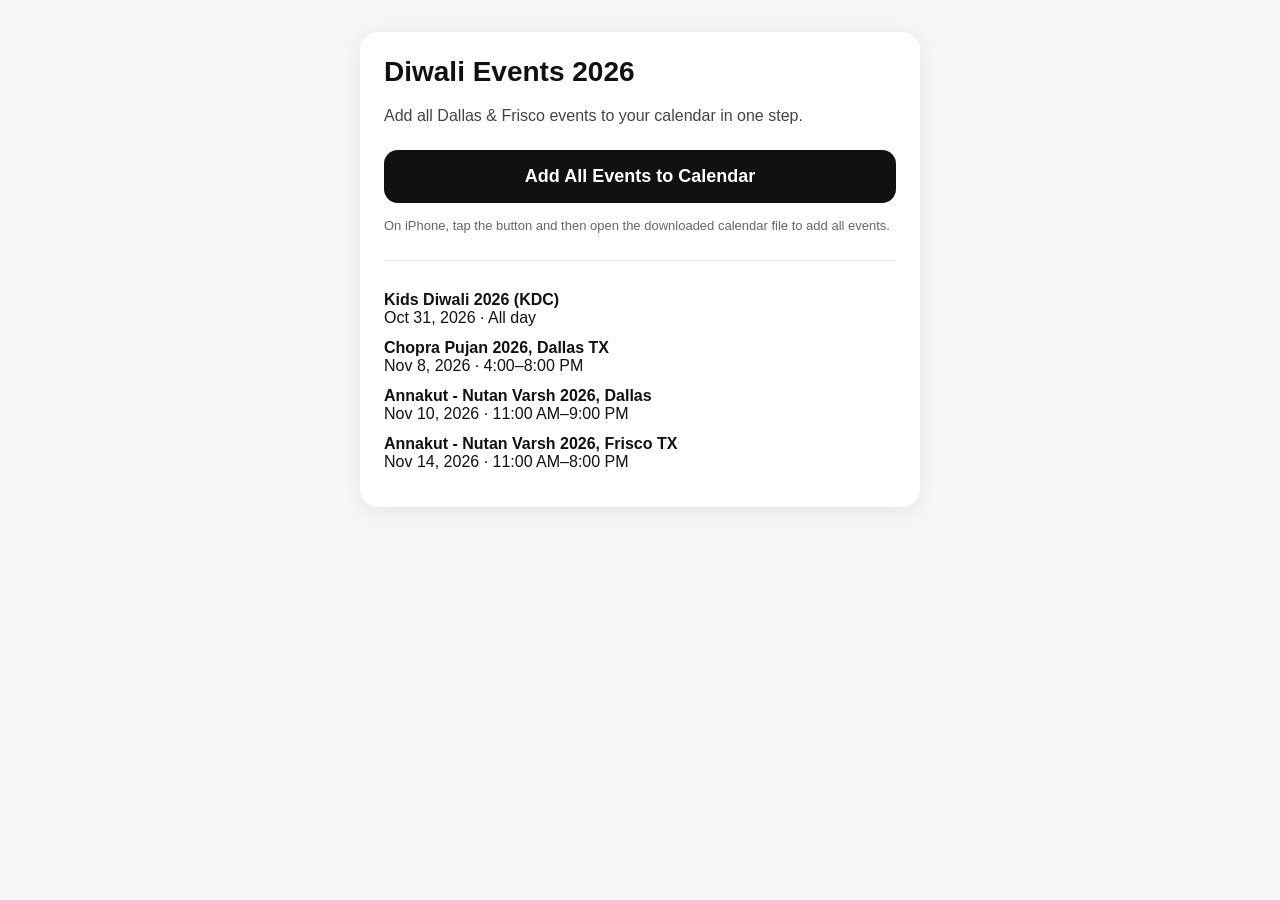
<file: add-calendar.html>
<!doctype html>
<html lang="en">
<head>
  <meta charset="utf-8">
  <meta name="viewport" content="width=device-width, initial-scale=1, viewport-fit=cover">
  <meta name="apple-mobile-web-app-capable" content="yes">
  <meta name="theme-color" content="#ffffff">
  <title>Diwali Events 2026</title>
  <style>
    body {
      margin: 0;
      font-family: -apple-system, BlinkMacSystemFont, "Segoe UI", Roboto, Arial, sans-serif;
      background: #f7f7f8;
      color: #111;
    }
    .wrap {
      max-width: 560px;
      margin: 0 auto;
      padding: 32px 20px 48px;
    }
    .card {
      background: #fff;
      border-radius: 18px;
      padding: 24px;
      box-shadow: 0 4px 24px rgba(0,0,0,.08);
    }
    h1 {
      font-size: 28px;
      margin: 0 0 10px;
    }
    p {
      font-size: 16px;
      line-height: 1.5;
      color: #444;
    }
    .btn {
      display: block;
      width: 100%;
      box-sizing: border-box;
      border: 0;
      border-radius: 14px;
      padding: 16px 18px;
      font-size: 18px;
      font-weight: 700;
      background: #111;
      color: #fff;
      margin: 22px 0 12px;
      cursor: pointer;
    }
    .events {
      margin-top: 24px;
      padding-top: 18px;
      border-top: 1px solid #e5e5e5;
    }
    .event {
      margin: 12px 0;
    }
    .small {
      font-size: 13px;
      color: #666;
    }
  </style>
</head>
<body>
  <div class="wrap">
    <div class="card">
      <h1>Diwali Events 2026</h1>
      <p>Add all Dallas & Frisco events to your calendar in one step.</p>

      <button class="btn" onclick="downloadCalendar()">Add All Events to Calendar</button>

      <p class="small">On iPhone, tap the button and then open the downloaded calendar file to add all events.</p>

      <div class="events">
        <div class="event"><strong>Kids Diwali 2026 (KDC)</strong><br>Oct 31, 2026 · All day</div>
        <div class="event"><strong>Chopra Pujan 2026, Dallas TX</strong><br>Nov 8, 2026 · 4:00–8:00 PM</div>
        <div class="event"><strong>Annakut - Nutan Varsh 2026, Dallas</strong><br>Nov 10, 2026 · 11:00 AM–9:00 PM</div>
        <div class="event"><strong>Annakut - Nutan Varsh 2026, Frisco TX</strong><br>Nov 14, 2026 · 11:00 AM–8:00 PM</div>
      </div>
    </div>
  </div>

<script>
function downloadCalendar() {
  const ics = `BEGIN:VCALENDAR
VERSION:2.0
PRODID:-//Krupesh Patel//Diwali Events 2026//EN
CALSCALE:GREGORIAN
METHOD:PUBLISH
X-WR-CALNAME:Diwali Events 2026 - Dallas & Frisco
X-WR-TIMEZONE:America/Chicago
BEGIN:VTIMEZONE
TZID:America/Chicago
X-LIC-LOCATION:America/Chicago
BEGIN:STANDARD
TZOFFSETFROM:-0500
TZOFFSETTO:-0600
TZNAME:CST
DTSTART:19701101T020000
RRULE:FREQ=YEARLY;BYMONTH=11;BYDAY=1SU
END:STANDARD
BEGIN:DAYLIGHT
TZOFFSETFROM:-0600
TZOFFSETTO:-0500
TZNAME:CDT
DTSTART:19700308T020000
RRULE:FREQ=YEARLY;BYMONTH=3;BYDAY=2SU
END:DAYLIGHT
END:VTIMEZONE
BEGIN:VEVENT
UID:annakut-dallas-2026@krupesh9.github.io
DTSTAMP:20260919T215511Z
SUMMARY:Annakut - Nutan Varsh 2026\\, Dallas
DTSTART;TZID=America/Chicago:20261110T110000
DTEND;TZID=America/Chicago:20261110T210000
LOCATION:BAPS Shri Swaminarayan Mandir\\, 4601 N State Hwy 161\\, Irving\\, TX
  75038
DESCRIPTION:Theme: Hinduism\\, Diwali Annakut 2026. 12 noon aarti and aarti 
 every hour on top of the hour. 8:30 PM fireworks grand finale.
BEGIN:VALARM
TRIGGER:-P7D
ACTION:DISPLAY
DESCRIPTION:Reminder: Annakut - Nutan Varsh 2026\\, Dallas is in 1 week
END:VALARM
BEGIN:VALARM
TRIGGER:-P1D
ACTION:DISPLAY
DESCRIPTION:Reminder: Annakut - Nutan Varsh 2026\\, Dallas is tomorrow
END:VALARM
END:VEVENT
BEGIN:VEVENT
UID:chopra-pujan-dallas-2026@krupesh9.github.io
DTSTAMP:20260919T215511Z
SUMMARY:Chopra Pujan 2026\\, Dallas TX
DTSTART;TZID=America/Chicago:20261108T160000
DTEND;TZID=America/Chicago:20261108T200000
LOCATION:BAPS Shri Swaminarayan Mandir\\, 4601 N State Hwy 161\\, Irving\\, TX
  75038
DESCRIPTION:
BEGIN:VALARM
TRIGGER:-P7D
ACTION:DISPLAY
DESCRIPTION:Reminder: Chopra Pujan 2026\\, Dallas TX is in 1 week
END:VALARM
BEGIN:VALARM
TRIGGER:-P1D
ACTION:DISPLAY
DESCRIPTION:Reminder: Chopra Pujan 2026\\, Dallas TX is tomorrow
END:VALARM
END:VEVENT
BEGIN:VEVENT
UID:kids-diwali-kdc-2026@krupesh9.github.io
DTSTAMP:20260919T215511Z
SUMMARY:Kids Diwali 2026 (KDC)
DTSTART;VALUE=DATE:20261031
DTEND;VALUE=DATE:20261101
LOCATION:BAPS Shri Swaminarayan Mandir\\, 4601 N State Hwy 161\\, Irving\\, TX
  75038
DESCRIPTION:Will put some description
BEGIN:VALARM
TRIGGER:-P7D
ACTION:DISPLAY
DESCRIPTION:Reminder: Kids Diwali 2026 (KDC) is in 1 week
END:VALARM
BEGIN:VALARM
TRIGGER:-P1D
ACTION:DISPLAY
DESCRIPTION:Reminder: Kids Diwali 2026 (KDC) is tomorrow
END:VALARM
END:VEVENT
BEGIN:VEVENT
UID:annakut-frisco-2026@krupesh9.github.io
DTSTAMP:20260919T215511Z
SUMMARY:Annakut - Nutan Varsh 2026\\, Frisco TX
DTSTART;TZID=America/Chicago:20261114T110000
DTEND;TZID=America/Chicago:20261114T200000
LOCATION:BAPS Shri Swaminarayan Mandir\\, 9190 Sam Rayburn Tollway S\\, Frisc
 o\\, TX 75035
DESCRIPTION:Food stalls and aarti every hour.
BEGIN:VALARM
TRIGGER:-P7D
ACTION:DISPLAY
DESCRIPTION:Reminder: Annakut - Nutan Varsh 2026\\, Frisco TX is in 1 week
END:VALARM
BEGIN:VALARM
TRIGGER:-P1D
ACTION:DISPLAY
DESCRIPTION:Reminder: Annakut - Nutan Varsh 2026\\, Frisco TX is tomorrow
END:VALARM
END:VEVENT
END:VCALENDAR
`;
  const blob = new Blob([ics], { type: 'text/calendar;charset=utf-8' });
  const url = URL.createObjectURL(blob);
  const a = document.createElement('a');
  a.href = url;
  a.download = 'Diwali_Events_Dallas_Frisco_2026.ics';
  document.body.appendChild(a);
  a.click();
  a.remove();
  setTimeout(() => URL.revokeObjectURL(url), 5000);
}
</script>
</body>
</html>
</file>
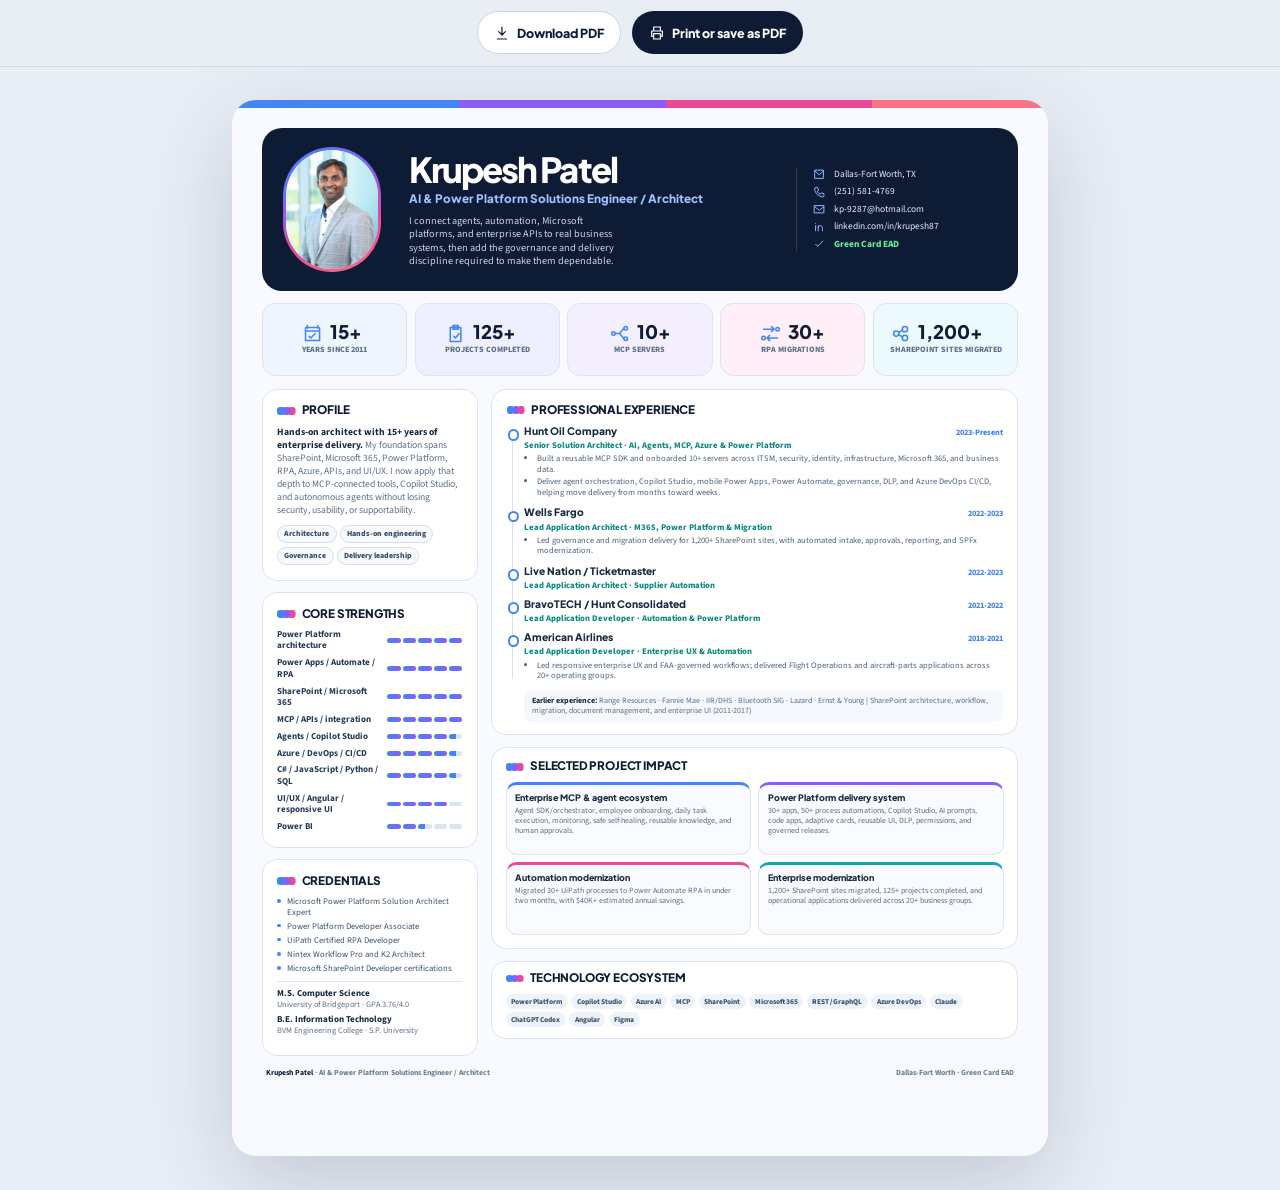
<file: resume/Krupesh_Patel_AI_and_Power_Platform_One_Page_V2.html>
<!doctype html>
<html lang="en">
<head>
    <meta charset="utf-8">
    <meta name="viewport" content="width=device-width, initial-scale=1">
    <meta name="description" content="One-page profile for Krupesh Patel, AI and Power Platform Solutions Engineer and Architect.">
    <title>Krupesh Patel | One-Page AI &amp; Power Platform Profile</title>
    <link rel="preconnect" href="https://fonts.googleapis.com">
    <link rel="preconnect" href="https://fonts.gstatic.com" crossorigin>
    <link href="https://fonts.googleapis.com/css2?family=Plus+Jakarta+Sans:wght@600;700;800&amp;family=Source+Sans+3:wght@400;500;600;700&amp;display=swap" rel="stylesheet">
    <style>
        :root {
            --navy: #0e1b35;
            --navy-2: #172945;
            --ink: #172941;
            --muted: #5e6f86;
            --paper: #ffffff;
            --canvas: #e9eef6;
            --line: #dbe4f0;
            --soft-blue: #eef5ff;
            --soft-violet: #f4efff;
            --soft-pink: #fff0f7;
            --soft-cyan: #ecfaff;
            --blue: #4285f4;
            --violet: #8b5cf6;
            --pink: #ec4899;
            --coral: #fb7185;
            --teal: #0f8b83;
            --green: #22a866;
            --radius: 15px;
        }

        * { box-sizing: border-box; }
        html { background: var(--canvas); }
        body {
            margin: 0;
            color: var(--ink);
            background: var(--canvas);
            font-family: "Source Sans 3", Arial, sans-serif;
            line-height: 1.25;
            -webkit-print-color-adjust: exact;
            print-color-adjust: exact;
        }
        a { color: inherit; }
        svg { display: block; }

        .screen-toolbar {
            position: sticky;
            z-index: 20;
            top: 0;
            display: flex;
            justify-content: center;
            gap: .65rem;
            padding: .7rem;
            border-bottom: 1px solid rgba(14,27,53,.1);
            background: rgba(233,238,246,.9);
            backdrop-filter: blur(16px);
        }
        .screen-toolbar a,
        .screen-toolbar button {
            min-height: 2.7rem;
            display: inline-flex;
            align-items: center;
            justify-content: center;
            gap: .45rem;
            padding: .62rem 1rem;
            border: 1px solid #c9d5e5;
            border-radius: 999px;
            color: var(--navy);
            background: #fff;
            font: 800 .78rem/1 "Plus Jakarta Sans", Arial, sans-serif;
            text-decoration: none;
            cursor: pointer;
        }
        .screen-toolbar button {
            border-color: transparent;
            color: #fff;
            background: var(--navy);
        }
        .screen-toolbar svg { width: 1rem; height: 1rem; fill: none; stroke: currentColor; stroke-width: 1.8; stroke-linecap: round; stroke-linejoin: round; }

        .resume-page {
            position: relative;
            width: 8.5in;
            min-height: 11in;
            margin: .35in auto;
            overflow: hidden;
            padding: .29in .31in .25in;
            border-radius: 24px;
            background: #f8faff;
            box-shadow: 0 28px 90px rgba(14,27,53,.18);
        }
        .aurora-rule {
            position: absolute;
            top: 0;
            right: 0;
            left: 0;
            height: .08in;
            display: grid;
            grid-template-columns: 1.1fr 1fr 1fr .85fr;
        }
        .aurora-rule span:nth-child(1) { background: var(--blue); }
        .aurora-rule span:nth-child(2) { background: var(--violet); }
        .aurora-rule span:nth-child(3) { background: var(--pink); }
        .aurora-rule span:nth-child(4) { background: var(--coral); }

        .identity-card {
            display: grid;
            grid-template-columns: 1.12in minmax(0, 1fr) 2.1in;
            gap: .19in;
            align-items: center;
            min-height: 1.6in;
            padding: .2in .22in;
            border-radius: 20px;
            color: #fff;
            background: var(--navy);
        }
        .portrait-frame {
            position: relative;
            width: 1.02in;
            height: 1.3in;
            padding: 3px;
            border-radius: 999px;
            background: linear-gradient(155deg, var(--blue), var(--violet) 38%, var(--pink) 68%, var(--coral));
        }
        .portrait-frame img {
            width: 100%;
            height: 100%;
            object-fit: cover;
            object-position: 50% 18%;
            border-radius: inherit;
            background: #dce9ef;
        }
        .identity-copy { min-width: 0; }
        .identity-copy h1 {
            margin: 0;
            color: #fff;
            font: 800 26pt/1.02 "Plus Jakarta Sans", Arial, sans-serif;
            letter-spacing: -.055em;
        }
        .identity-copy .role {
            margin: .05in 0 0;
            color: #9dc3ff;
            font: 800 8.8pt/1.2 "Plus Jakarta Sans", Arial, sans-serif;
        }
        .identity-copy .positioning {
            max-width: 44ch;
            margin: .08in 0 0;
            color: #c8d4e6;
            font-size: 7.7pt;
            line-height: 1.3;
        }
        .identity-contact {
            display: grid;
            gap: .052in;
            padding-left: .17in;
            border-left: 1px solid rgba(255,255,255,.14);
        }
        .contact-line {
            display: grid;
            grid-template-columns: .16in minmax(0,1fr);
            gap: .06in;
            align-items: center;
            color: #e5edf8;
            font-size: 7.1pt;
            text-decoration: none;
        }
        .contact-line svg { width: .13in; height: .13in; fill: none; stroke: #8eb8ff; stroke-width: 1.9; stroke-linecap: round; stroke-linejoin: round; }
        .contact-line.status { color: #62e79a; font-weight: 800; }

        .metric-strip {
            display: grid;
            grid-template-columns: repeat(5, 1fr);
            gap: .08in;
            margin-top: .12in;
        }
        .metric {
            min-height: .76in;
            display: grid;
            grid-template-columns: .24in auto;
            align-content: center;
            justify-content: center;
            gap: .02in .055in;
            padding: .08in .05in;
            border: 1px solid var(--line);
            border-radius: 13px;
            background: var(--paper);
        }
        .metric:nth-child(1) { background: var(--soft-blue); }
        .metric:nth-child(2) { background: #eef0ff; }
        .metric:nth-child(3) { background: var(--soft-violet); }
        .metric:nth-child(4) { background: var(--soft-pink); }
        .metric:nth-child(5) { background: var(--soft-cyan); }
        .metric svg { width: .22in; height: .22in; fill: none; stroke: var(--blue); stroke-width: 1.75; stroke-linecap: round; stroke-linejoin: round; }
        .metric strong { color: var(--navy); font: 800 14pt/1 "Plus Jakarta Sans", Arial, sans-serif; }
        .metric span { grid-column: 1 / -1; color: var(--muted); font-size: 6.1pt; font-weight: 800; line-height: 1.05; text-align: center; text-transform: uppercase; }

        .content-grid {
            display: grid;
            grid-template-columns: 2.25in minmax(0, 1fr);
            gap: .14in;
            margin-top: .14in;
        }
        .left-rail, .main-column { display: grid; align-content: start; gap: .12in; }
        .card {
            border: 1px solid var(--line);
            border-radius: var(--radius);
            background: var(--paper);
        }
        .card-pad { padding: .15in .15in; }
        .section-title {
            display: flex;
            align-items: center;
            gap: .065in;
            margin: 0 0 .09in;
            color: var(--navy);
            font: 800 8.8pt/1.1 "Plus Jakarta Sans", Arial, sans-serif;
            letter-spacing: -.015em;
            text-transform: uppercase;
        }
        .section-title::before {
            content: "";
            width: .08in;
            height: .08in;
            border-radius: 3px;
            background: var(--blue);
            box-shadow: .055in 0 0 var(--violet), .11in 0 0 var(--pink);
            margin-right: .11in;
        }
        .profile-card p {
            margin: 0;
            color: var(--muted);
            font-size: 7.3pt;
            line-height: 1.34;
        }
        .profile-card strong { color: var(--ink); }
        .focus-chips { display: flex; flex-wrap: wrap; gap: .035in; margin-top: .08in; }
        .focus-chips span {
            padding: .035in .065in;
            border: 1px solid #d4def0;
            border-radius: 999px;
            color: #334b6b;
            background: #f7f9fd;
            font-size: 5.9pt;
            font-weight: 800;
        }

        .skill-list { display: grid; gap: .058in; }
        .skill-row { display: grid; grid-template-columns: minmax(0,1fr) .78in; gap: .06in; align-items: center; }
        .skill-row span { color: #263b59; font-size: 6.8pt; font-weight: 700; }
        .skill-bar { display: grid; grid-template-columns: repeat(5, 1fr); gap: 2px; }
        .skill-bar i { height: .052in; border-radius: 999px; background: #dbe5f2; }
        .skill-bar i.on { background: linear-gradient(90deg, var(--blue), var(--violet)); }
        .skill-bar i.half { background: linear-gradient(90deg, var(--blue) 50%, #dbe5f2 50%); }

        .credential-list { display: grid; gap: .035in; margin: 0; padding: 0; list-style: none; }
        .credential-list li { position: relative; padding-left: .1in; color: #3c506d; font-size: 6.45pt; line-height: 1.24; }
        .credential-list li::before { content: ""; position: absolute; left: 0; top: .34em; width: .04in; height: .04in; border-radius: 50%; background: var(--blue); }
        .education { margin-top: .08in; padding-top: .07in; border-top: 1px solid var(--line); }
        .education p { margin: 0 0 .055in; color: var(--muted); font-size: 6.2pt; line-height: 1.2; }
        .education strong { display: block; color: var(--ink); font-size: 6.8pt; }

        .experience-card { padding: .14in .15in .13in; }
        .timeline { position: relative; display: grid; gap: .075in; }
        .timeline::before { content: ""; position: absolute; top: .04in; bottom: .04in; left: .055in; width: 1px; background: #d6e1ef; }
        .role-item { position: relative; padding-left: .18in; }
        .role-item::before { content: ""; position: absolute; z-index: 1; left: .018in; top: .045in; width: .075in; height: .075in; border: 2px solid var(--blue); border-radius: 50%; background: #fff; }
        .role-heading { display: grid; grid-template-columns: minmax(0,1fr) auto; gap: .06in; align-items: baseline; }
        .role-heading h3 { margin: 0; color: var(--ink); font: 800 7.7pt/1.13 "Plus Jakarta Sans", Arial, sans-serif; }
        .role-heading time { color: var(--blue); font-size: 6.2pt; font-weight: 800; white-space: nowrap; }
        .role-title { margin: .018in 0 .027in; color: var(--teal); font-size: 6.5pt; font-weight: 800; }
        .role-item ul { margin: 0; padding-left: .14in; }
        .role-item li { margin: 0 0 .02in; color: #4d6079; font-size: 6.35pt; line-height: 1.24; }
        .role-item.compact .role-title { margin-bottom: 0; }
        .earlier-line { margin: .075in 0 0 .18in; padding: .065in .085in; border-radius: 8px; color: #5b6e86; background: #f5f8fc; font-size: 6pt; line-height: 1.24; }
        .earlier-line strong { color: var(--ink); }

        .impact-card { padding: .13in .14in .14in; }
        .impact-grid { display: grid; grid-template-columns: 1fr 1fr; gap: .07in; }
        .impact-item {
            min-height: .76in;
            padding: .085in .09in;
            border: 1px solid #dfe7f2;
            border-radius: 11px;
            background: #f9fbfe;
        }
        .impact-item h3 { margin: 0 0 .027in; color: var(--ink); font: 800 6.7pt/1.18 "Plus Jakarta Sans", Arial, sans-serif; }
        .impact-item p { margin: 0; color: #5a6c84; font-size: 6pt; line-height: 1.24; }
        .impact-item:nth-child(1) { border-top: 3px solid var(--blue); }
        .impact-item:nth-child(2) { border-top: 3px solid var(--violet); }
        .impact-item:nth-child(3) { border-top: 3px solid var(--pink); }
        .impact-item:nth-child(4) { border-top: 3px solid #16a3b6; }

        .tech-card { padding: .11in .14in; }
        .tech-line { display: flex; flex-wrap: wrap; gap: .035in; }
        .tech-line span { padding: .03in .058in; border-radius: 999px; color: #40546f; background: #edf3fa; font-size: 5.55pt; font-weight: 800; }

        .page-footer {
            display: flex;
            justify-content: space-between;
            align-items: center;
            margin-top: .12in;
            padding: 0 .04in;
            color: #6b7b90;
            font-size: 5.8pt;
            font-weight: 700;
        }
        .page-footer strong { color: var(--navy); }

        @media screen and (max-width: 800px) {
            .resume-page { width: min(100%, 43rem); min-height: 0; margin: 0 auto; padding: 1rem; border-radius: 0; }
            .identity-card { grid-template-columns: 5.2rem 1fr; padding: 1rem; }
            .portrait-frame { width: 4.7rem; height: 6rem; }
            .identity-contact { grid-column: 1 / -1; grid-template-columns: 1fr 1fr; padding: .8rem 0 0; border-top: 1px solid rgba(255,255,255,.14); border-left: 0; }
            .identity-copy h1 { font-size: clamp(2rem, 9vw, 3rem); }
            .identity-copy .role { font-size: 1rem; }
            .identity-copy .positioning { font-size: .9rem; }
            .contact-line { font-size: .875rem; }
            .metric-strip { grid-template-columns: repeat(2, 1fr); gap: .55rem; }
            .metric { min-height: 5rem; }
            .metric:last-child { grid-column: 1 / -1; }
            .content-grid { grid-template-columns: 1fr; gap: .7rem; }
            .left-rail, .main-column { gap: .7rem; }
            .card-pad, .experience-card, .impact-card, .tech-card { padding: 1rem; }
            .section-title { font-size: .9rem; }
            .profile-card p, .skill-row span, .credential-list li, .education p, .role-item li, .role-title, .earlier-line, .impact-item p, .tech-line span { font-size: 1rem; }
            .role-heading h3, .impact-item h3 { font-size: 1.05rem; }
            .role-heading time { font-size: .875rem; }
            .impact-grid { grid-template-columns: 1fr; }
            .impact-item { min-height: 0; padding: .8rem; }
            .page-footer { padding: .5rem 0; font-size: .66rem; }
        }

        @media print {
            @page { size: Letter portrait; margin: 0; }
            html, body { width: 8.5in; height: 11in; background: #fff; }
            .screen-toolbar { display: none !important; }
            .resume-page { width: 8.5in; height: 11in; min-height: 11in; margin: 0; border-radius: 0; box-shadow: none; }
        }

        @media (prefers-reduced-motion: reduce) {
            *, *::before, *::after { scroll-behavior: auto !important; transition: none !important; }
        }
    </style>
</head>
<body>
    <nav class="screen-toolbar" aria-label="One-page resume actions">
        <a href="Krupesh_Patel_AI_and_Power_Platform_One_Page_V2.pdf" download>
            <svg aria-hidden="true" viewBox="0 0 24 24"><path d="M12 3v12m0 0 5-5m-5 5-5-5M5 21h14"/></svg>
            Download PDF
        </a>
        <button type="button" onclick="window.print()">
            <svg aria-hidden="true" viewBox="0 0 24 24"><path d="M7 8V3h10v5M7 17H4V9h16v8h-3m-10-4h10v8H7v-8Z"/></svg>
            Print or save as PDF
        </button>
    </nav>

    <main class="resume-page">
        <div class="aurora-rule" aria-hidden="true"><span></span><span></span><span></span><span></span></div>

        <header class="identity-card">
            <div class="portrait-frame"><img src="../assets/krupesh-profile-480.jpg" alt="Krupesh Patel"></div>
            <div class="identity-copy">
                <h1>Krupesh Patel</h1>
                <p class="role">AI &amp; Power Platform Solutions Engineer / Architect</p>
                <p class="positioning">I connect agents, automation, Microsoft platforms, and enterprise APIs to real business systems, then add the governance and delivery discipline required to make them dependable.</p>
            </div>
            <div class="identity-contact" aria-label="Contact information">
                <span class="contact-line"><svg aria-hidden="true" viewBox="0 0 24 24"><path d="M4 4h16v16H4zM4 6l8 7 8-7"/></svg>Dallas-Fort Worth, TX</span>
                <a class="contact-line" href="tel:2515814769"><svg aria-hidden="true" viewBox="0 0 24 24"><path d="M5 3h4l2 5-3 2c1.5 3 3 4.5 6 6l2-3 5 2v4c0 1-1 2-2 2C10 20 4 14 3 5c0-1 1-2 2-2Z"/></svg>(251) 581-4769</a>
                <a class="contact-line" href="mailto:kp-9287@hotmail.com"><svg aria-hidden="true" viewBox="0 0 24 24"><path d="M3 5h18v14H3zM3 7l9 7 9-7"/></svg>kp-9287@hotmail.com</a>
                <a class="contact-line" href="https://www.linkedin.com/in/krupesh87"><svg aria-hidden="true" viewBox="0 0 24 24"><path d="M5 9v10M5 5v.1M10 19v-6c0-2 1-4 4-4s4 2 4 5v5m-8-7v-3"/></svg>linkedin.com/in/krupesh87</a>
                <span class="contact-line status"><svg aria-hidden="true" viewBox="0 0 24 24"><path d="m5 12 4 4 10-10"/></svg>Green Card EAD</span>
            </div>
        </header>

        <section class="metric-strip" aria-label="Career impact">
            <article class="metric"><svg aria-hidden="true" viewBox="0 0 24 24"><path d="M6 3v3m12-3v3M4 9h16M5 5h14a1 1 0 0 1 1 1v14H4V6a1 1 0 0 1 1-1Zm3 10 2 2 5-5"/></svg><strong>15+</strong><span>Years since 2011</span></article>
            <article class="metric"><svg aria-hidden="true" viewBox="0 0 24 24"><path d="M9 5h6m-7 0H6v16h12V5h-2m-7-2h6v4H9V3Zm1 12 2 2 4-5"/></svg><strong>125+</strong><span>Projects completed</span></article>
            <article class="metric"><svg aria-hidden="true" viewBox="0 0 24 24"><circle cx="5" cy="12" r="2"/><circle cx="19" cy="6" r="2"/><circle cx="19" cy="18" r="2"/><path d="M7 12h5m0 0 5-6m-5 6 5 6"/></svg><strong>10+</strong><span>MCP servers</span></article>
            <article class="metric"><svg aria-hidden="true" viewBox="0 0 24 24"><path d="M4 7h12l-3-3m3 3-3 3M20 17H8l3 3m-3-3 3-3"/><circle cx="4" cy="17" r="2"/><circle cx="20" cy="7" r="2"/></svg><strong>30+</strong><span>RPA migrations</span></article>
            <article class="metric"><svg aria-hidden="true" viewBox="0 0 24 24"><circle cx="7" cy="12" r="3"/><circle cx="17" cy="7" r="3"/><circle cx="17" cy="17" r="3"/><path d="M10 11 14 8m-4 5 4 3"/></svg><strong>1,200+</strong><span>SharePoint sites migrated</span></article>
        </section>

        <div class="content-grid">
            <aside class="left-rail">
                <section class="card card-pad profile-card">
                    <h2 class="section-title">Profile</h2>
                    <p><strong>Hands-on architect with 15+ years of enterprise delivery.</strong> My foundation spans SharePoint, Microsoft 365, Power Platform, RPA, Azure, APIs, and UI/UX. I now apply that depth to MCP-connected tools, Copilot Studio, and autonomous agents without losing security, usability, or supportability.</p>
                    <div class="focus-chips"><span>Architecture</span><span>Hands-on engineering</span><span>Governance</span><span>Delivery leadership</span></div>
                </section>

                <section class="card card-pad">
                    <h2 class="section-title">Core strengths</h2>
                    <div class="skill-list" aria-label="Self-assessed skill ratings out of five">
                        <div class="skill-row"><span>Power Platform architecture</span><div class="skill-bar" aria-label="5 out of 5"><i class="on"></i><i class="on"></i><i class="on"></i><i class="on"></i><i class="on"></i></div></div>
                        <div class="skill-row"><span>Power Apps / Automate / RPA</span><div class="skill-bar" aria-label="5 out of 5"><i class="on"></i><i class="on"></i><i class="on"></i><i class="on"></i><i class="on"></i></div></div>
                        <div class="skill-row"><span>SharePoint / Microsoft 365</span><div class="skill-bar" aria-label="5 out of 5"><i class="on"></i><i class="on"></i><i class="on"></i><i class="on"></i><i class="on"></i></div></div>
                        <div class="skill-row"><span>MCP / APIs / integration</span><div class="skill-bar" aria-label="5 out of 5"><i class="on"></i><i class="on"></i><i class="on"></i><i class="on"></i><i class="on"></i></div></div>
                        <div class="skill-row"><span>Agents / Copilot Studio</span><div class="skill-bar" aria-label="4.5 out of 5"><i class="on"></i><i class="on"></i><i class="on"></i><i class="on"></i><i class="half"></i></div></div>
                        <div class="skill-row"><span>Azure / DevOps / CI/CD</span><div class="skill-bar" aria-label="4.5 out of 5"><i class="on"></i><i class="on"></i><i class="on"></i><i class="on"></i><i class="half"></i></div></div>
                        <div class="skill-row"><span>C# / JavaScript / Python / SQL</span><div class="skill-bar" aria-label="4.5 out of 5"><i class="on"></i><i class="on"></i><i class="on"></i><i class="on"></i><i class="half"></i></div></div>
                        <div class="skill-row"><span>UI/UX / Angular / responsive UI</span><div class="skill-bar" aria-label="4 out of 5"><i class="on"></i><i class="on"></i><i class="on"></i><i class="on"></i><i></i></div></div>
                        <div class="skill-row"><span>Power BI</span><div class="skill-bar" aria-label="2.5 out of 5"><i class="on"></i><i class="on"></i><i class="half"></i><i></i><i></i></div></div>
                    </div>
                </section>

                <section class="card card-pad">
                    <h2 class="section-title">Credentials</h2>
                    <ul class="credential-list">
                        <li>Microsoft Power Platform Solution Architect Expert</li>
                        <li>Power Platform Developer Associate</li>
                        <li>UiPath Certified RPA Developer</li>
                        <li>Nintex Workflow Pro and K2 Architect</li>
                        <li>Microsoft SharePoint Developer certifications</li>
                    </ul>
                    <div class="education">
                        <p><strong>M.S. Computer Science</strong>University of Bridgeport · GPA 3.76/4.0</p>
                        <p><strong>B.E. Information Technology</strong>BVM Engineering College · S.P. University</p>
                    </div>
                </section>
            </aside>

            <div class="main-column">
                <section class="card experience-card">
                    <h2 class="section-title">Professional experience</h2>
                    <div class="timeline">
                        <article class="role-item">
                            <div class="role-heading"><h3>Hunt Oil Company</h3><time>2023-Present</time></div>
                            <p class="role-title">Senior Solution Architect · AI, Agents, MCP, Azure &amp; Power Platform</p>
                            <ul>
                                <li>Built a reusable MCP SDK and onboarded 10+ servers across ITSM, security, identity, infrastructure, Microsoft 365, and business data.</li>
                                <li>Deliver agent orchestration, Copilot Studio, mobile Power Apps, Power Automate, governance, DLP, and Azure DevOps CI/CD, helping move delivery from months toward weeks.</li>
                            </ul>
                        </article>
                        <article class="role-item">
                            <div class="role-heading"><h3>Wells Fargo</h3><time>2022-2023</time></div>
                            <p class="role-title">Lead Application Architect · M365, Power Platform &amp; Migration</p>
                            <ul><li>Led governance and migration delivery for 1,200+ SharePoint sites, with automated intake, approvals, reporting, and SPFx modernization.</li></ul>
                        </article>
                        <article class="role-item compact">
                            <div class="role-heading"><h3>Live Nation / Ticketmaster</h3><time>2022-2023</time></div>
                            <p class="role-title">Lead Application Architect · Supplier Automation</p>
                        </article>
                        <article class="role-item compact">
                            <div class="role-heading"><h3>BravoTECH / Hunt Consolidated</h3><time>2021-2022</time></div>
                            <p class="role-title">Lead Application Developer · Automation &amp; Power Platform</p>
                        </article>
                        <article class="role-item">
                            <div class="role-heading"><h3>American Airlines</h3><time>2018-2021</time></div>
                            <p class="role-title">Lead Application Developer · Enterprise UX &amp; Automation</p>
                            <ul><li>Led responsive enterprise UX and FAA-governed workflows; delivered Flight Operations and aircraft-parts applications across 20+ operating groups.</li></ul>
                        </article>
                    </div>
                    <p class="earlier-line"><strong>Earlier experience:</strong> Range Resources · Fannie Mae · IIR/DHS · Bluetooth SIG · Lazard · Ernst &amp; Young | SharePoint architecture, workflow, migration, document management, and enterprise UI (2011-2017)</p>
                </section>

                <section class="card impact-card">
                    <h2 class="section-title">Selected project impact</h2>
                    <div class="impact-grid">
                        <article class="impact-item"><h3>Enterprise MCP &amp; agent ecosystem</h3><p>Agent SDK/orchestrator, employee onboarding, daily task execution, monitoring, safe self-healing, reusable knowledge, and human approvals.</p></article>
                        <article class="impact-item"><h3>Power Platform delivery system</h3><p>30+ apps, 50+ process automations, Copilot Studio, AI prompts, code apps, adaptive cards, reusable UI, DLP, permissions, and governed releases.</p></article>
                        <article class="impact-item"><h3>Automation modernization</h3><p>Migrated 30+ UiPath processes to Power Automate RPA in under two months, with $40K+ estimated annual savings.</p></article>
                        <article class="impact-item"><h3>Enterprise modernization</h3><p>1,200+ SharePoint sites migrated, 125+ projects completed, and operational applications delivered across 20+ business groups.</p></article>
                    </div>
                </section>

                <section class="card tech-card">
                    <h2 class="section-title">Technology ecosystem</h2>
                    <div class="tech-line"><span>Power Platform</span><span>Copilot Studio</span><span>Azure AI</span><span>MCP</span><span>SharePoint</span><span>Microsoft 365</span><span>REST / GraphQL</span><span>Azure DevOps</span><span>Claude</span><span>ChatGPT Codex</span><span>Angular</span><span>Figma</span></div>
                </section>
            </div>
        </div>

        <footer class="page-footer"><span><strong>Krupesh Patel</strong> · AI &amp; Power Platform Solutions Engineer / Architect</span><span>Dallas-Fort Worth · Green Card EAD</span></footer>
    </main>
</body>
</html>
</file>
<file: styles.css>
:root {
    --ink: #12233f;
    --muted: #52657d;
    --paper: #ffffff;
    --canvas: #f4f7fc;
    --line: #dce5f1;
    --primary: #19305a;
    --primary-2: #356ae6;
    --accent: #4285f4;
    --accent-2: #a855f7;
    --accent-3: #ec4899;
    --accent-4: #f97316;
    --glow-1: rgba(66, 133, 244, .72);
    --glow-2: rgba(168, 85, 247, .66);
    --glow-3: rgba(236, 72, 153, .56);
    --shadow: 0 24px 70px rgba(25, 48, 90, .12);
    --radius: 1.25rem;
    --header-bg: rgba(255,255,255,.9);
    --hero-bg: linear-gradient(180deg, #fbfdff 0%, #f0f5fd 100%);
    --hero-text: #0e1b35;
    --hero-muted: #5f718b;
    --hero-pill: #e7edf6;
    --hero-pill-hover: #dbe5f2;
    --hero-pill-text: #233750;
    --hero-line: rgba(25,48,90,.14);
    --aurora-surface: linear-gradient(135deg, #edf4ff 0%, #f8f5ff 48%, #fff7fb 100%);
    --footer-bg: #f5f8fc;
    --education-bg: linear-gradient(145deg, #19305a, #27548a);
    --education-muted: #dbe7f7;
    --linkedin-icon-bg: #1f2f49;
    color-scheme: light;
}

html[data-theme="dark"] {
    --ink: #e6edf8;
    --muted: #a7b6ca;
    --paper: #101d33;
    --canvas: #0b1427;
    --line: #293a54;
    --primary: #dce8fb;
    --primary-2: #8eb8ff;
    --shadow: 0 24px 70px rgba(0,0,0,.3);
    --header-bg: rgba(11,20,39,.9);
    --hero-bg: #0b1427;
    --hero-text: #ffffff;
    --hero-muted: #aebbd0;
    --hero-pill: #1d293d;
    --hero-pill-hover: #24334b;
    --hero-pill-text: #e1e9f5;
    --hero-line: rgba(255,255,255,.14);
    --aurora-surface: linear-gradient(135deg, #101e35 0%, #151b32 48%, #1d172c 100%);
    --footer-bg: #091525;
    --education-bg: linear-gradient(145deg, #152846, #1d3d63);
    --education-muted: #c4d2e6;
    --linkedin-icon-bg: #0a66c2;
    color-scheme: dark;
}

* { box-sizing: border-box; }
html { scroll-behavior: smooth; }
main section[id] { scroll-margin-top: 5.35rem; }
body {
    margin: 0;
    color: var(--ink);
    background: var(--canvas);
    font-family: "Source Sans 3", system-ui, -apple-system, BlinkMacSystemFont, "Segoe UI", sans-serif;
    line-height: 1.62;
}
img { display: block; max-width: 100%; }
a { color: inherit; }
button { font: inherit; }
button:focus-visible, a:focus-visible { outline: 3px solid color-mix(in srgb, var(--accent) 72%, white); outline-offset: 3px; }

.skip-link { position: fixed; z-index: 100; top: .7rem; left: .7rem; padding: .7rem 1rem; transform: translateY(-200%); border-radius: 999px; background: var(--paper); color: var(--primary); }
.skip-link:focus { transform: translateY(0); }

.site-header {
    position: sticky;
    z-index: 40;
    top: 0;
    display: grid;
    grid-template-columns: auto 1fr auto;
    align-items: center;
    gap: 1.5rem;
    min-height: 5.35rem;
    padding: .7rem clamp(1rem, 3vw, 2.8rem);
    border-bottom: 1px solid rgba(219,229,234,.86);
    background: var(--header-bg);
    backdrop-filter: blur(18px);
}
.brand { display: inline-flex; align-items: center; gap: .72rem; color: var(--hero-text); text-decoration: none; }
.brand-monogram { position: relative; display: grid; place-items: center; width: 2.75rem; height: 3.7rem; overflow: hidden; border-radius: .52rem; color: #fff; background: linear-gradient(180deg, #2f6cf5, #285de2); font: 800 1rem/1 "Plus Jakarta Sans", sans-serif; box-shadow: 0 9px 20px rgba(37,99,235,.2); }
.brand-monogram .brand-initials, .brand-monogram img { grid-area: 1 / 1; transition: opacity .22s ease, transform .22s ease; }
.brand-monogram .brand-initials { display: grid; width: 100%; height: 100%; place-items: center; }
.brand-monogram img { width: 100%; height: 100%; object-fit: cover; object-position: 50% 18%; opacity: 0; transform: scale(1.06); }
.site-header.show-profile .brand-initials { opacity: 0; transform: scale(.88); }
.site-header.show-profile .brand-monogram img { opacity: 1; transform: scale(1); }
.brand strong { display: block; font: 800 1.15rem/1.45 "Plus Jakarta Sans", sans-serif; }
.desktop-nav { justify-self: center; display: flex; align-items: center; gap: .18rem; padding: .42rem .7rem; border-radius: 999px; background: #eef2f7; }
.desktop-nav a { min-height: 3.25rem; display: inline-flex; align-items: center; justify-content: center; padding: .65rem clamp(.8rem, 1.7vw, 1.65rem); border-radius: 999px; color: #1d2c43; font: 600 clamp(.7rem, 1.05vw, .92rem)/1 "Plus Jakarta Sans", sans-serif; text-decoration: none; transition: color .2s ease, background .2s ease, box-shadow .2s ease; }
.desktop-nav a:hover { color: #2563eb; }
.desktop-nav a.active { color: #2563eb; background: #fff; box-shadow: 0 10px 24px rgba(15,23,42,.14); }
.desktop-nav a::after { display: none; }
.header-actions { justify-self: end; display: flex; align-items: center; gap: .45rem; margin-left: auto; }
.theme-toggle { width: 2.75rem; height: 3.05rem; display: inline-grid; place-items: center; flex: 0 0 2.75rem; padding: 0; border: 2px solid #1668cc; border-radius: .46rem; background: #fff; color: #33445e; cursor: pointer; box-shadow: 0 5px 14px rgba(20,40,80,.08); }
.theme-toggle svg { width: 1.55rem; height: 1.55rem; fill: #33445e; stroke: currentColor; stroke-width: 1.7; stroke-linecap: round; stroke-linejoin: round; }
.theme-toggle .theme-sun { fill: none; }
.theme-sun { display: none; }
html[data-theme="dark"] .theme-moon { display: none; }
html[data-theme="dark"] .theme-sun { display: block; }
.menu-toggle { width: 2.75rem; height: 3.05rem; align-items: center; justify-content: center; flex: 0 0 2.75rem; padding: 0; border: 2px solid var(--line); border-radius: .5rem; background: var(--paper); color: var(--primary); cursor: pointer; }
.menu-toggle svg { width: 1.35rem; height: 1.35rem; fill: none; stroke: currentColor; stroke-width: 2; stroke-linecap: round; }
.menu-toggle { display: none; }
.mobile-nav { display: none; }

.hero { position: relative; overflow: hidden; display: grid; align-items: center; padding: clamp(3rem, 5vw, 4.5rem) clamp(1.25rem, 7vw, 8rem) 3rem; background: var(--hero-bg); color: var(--hero-text); }
.hero::before { content: ""; position: absolute; inset: -14rem -8rem auto auto; width: 35rem; height: 35rem; border-radius: 50%; background: radial-gradient(circle, color-mix(in srgb, var(--accent) 22%, transparent), transparent 68%); }
.hero::after { content: ""; position: absolute; inset: auto auto -16rem -12rem; width: 38rem; height: 38rem; border-radius: 50%; background: radial-gradient(circle, color-mix(in srgb, var(--accent-3) 15%, transparent), transparent 68%); }
.hero-inner { position: relative; z-index: 1; width: min(74rem, 100%); margin: auto; display: grid; justify-items: center; gap: 1.15rem; text-align: center; }

.portrait-stage { position: relative; width: 15rem; min-height: 17rem; display: grid; place-items: center; isolation: isolate; }
.portrait-card { position: relative; z-index: 4; width: 10.5rem; aspect-ratio: 2 / 3; overflow: hidden; border: 0; border-radius: 999px; background: #e9eff3; box-shadow: 0 20px 55px rgba(0,0,0,.3); }
.portrait-card img { width: 100%; height: 100%; object-fit: cover; object-position: 50% 18%; }
.aura { position: absolute; z-index: 1; border-radius: 50%; filter: blur(22px); opacity: .1; will-change: transform, opacity; backface-visibility: hidden; }
.aura-one { width: 10.5rem; height: 10.5rem; top: 7%; left: 5%; background: var(--glow-1); animation: aura-drift-one 4.6s cubic-bezier(.45,0,.55,1) infinite alternate; }
.aura-two { width: 11rem; height: 11rem; right: 4%; bottom: 6%; background: var(--glow-2); animation: aura-drift-two 5.2s cubic-bezier(.45,0,.55,1) infinite alternate; }
.aura-three { width: 7rem; height: 7rem; right: 16%; top: 11%; background: var(--glow-3); animation: aura-drift-three 3.9s cubic-bezier(.45,0,.55,1) infinite alternate; }
.aura-ring { --ring-angle: 10deg; position: absolute; z-index: 3; width: 11.1rem; aspect-ratio: 2 / 3; border-radius: 999px; background: conic-gradient(from var(--ring-angle), #38bdf8, #4285f4, #8b5cf6, #ec4899, #fb7185, #38bdf8); filter: drop-shadow(0 0 3px rgba(66,133,244,.42)) drop-shadow(0 0 6px rgba(168,85,247,.28)); will-change: filter; backface-visibility: hidden; animation: ring-color-shift 3.4s ease-in-out infinite alternate, aura-pulse 2.6s cubic-bezier(.45,0,.55,1) infinite alternate; }
@property --ring-angle { syntax: "<angle>"; initial-value: 10deg; inherits: false; }
@keyframes ring-color-shift { to { --ring-angle: 190deg; } }
@keyframes aura-pulse { to { filter: drop-shadow(0 0 5px rgba(66,133,244,.56)) drop-shadow(0 0 10px rgba(168,85,247,.42)); } }
@keyframes aura-drift-one { to { transform: translate3d(.55rem, .35rem, 0) scale(1.03); opacity: .16; } }
@keyframes aura-drift-two { to { transform: translate3d(-.5rem, -.3rem, 0) scale(.98); opacity: .14; } }
@keyframes aura-drift-three { to { transform: translate3d(-.3rem, .5rem, 0) scale(1.04); opacity: .15; } }
@keyframes ai-text-flow { 0%, 100% { background-position: 0% 50%; } 50% { background-position: 100% 50%; } }

.kicker { margin: 0 0 .65rem; color: var(--accent); font: 800 .69rem/1.2 "Plus Jakarta Sans", sans-serif; letter-spacing: .16em; text-transform: uppercase; }
.hero-copy { width: 100%; display: grid; justify-items: center; }
.hero-copy .kicker { color: #8eb8ff; }
.hero-name { margin: 0; padding: .03em 0 .08em; font: 800 clamp(2.7rem, 5.1vw, 4.35rem)/1.08 "Plus Jakarta Sans", sans-serif; letter-spacing: -.055em; text-wrap: balance; }
.hero-title { max-width: 34ch; margin: .05rem 0 0; padding: .04em 0 .1em; font: 700 clamp(1.25rem, 2.25vw, 1.8rem)/1.3 "Plus Jakarta Sans", sans-serif; letter-spacing: -.03em; text-wrap: balance; }
.static-gradient, .section-intro h2, .credential-layout h2, .contact-cta h2, .platform-ribbon h2, .project-copy h3 {
    color: var(--primary);
    background: linear-gradient(100deg, var(--accent), var(--accent-2) 34%, var(--accent-3) 67%, var(--accent-4));
    -webkit-background-clip: text;
    background-clip: text;
    -webkit-text-fill-color: transparent;
    padding-bottom: .1em;
}
.hero-name.static-gradient { color: var(--hero-text); background: none; -webkit-text-fill-color: var(--hero-text); }
.animated-gradient {
    color: #8eb8ff;
    background: linear-gradient(105deg, var(--accent), var(--accent-2), var(--accent-3), var(--accent-4), var(--accent));
    background-size: 240% 240%;
    -webkit-background-clip: text;
    background-clip: text;
    -webkit-text-fill-color: transparent;
    animation: ai-text-flow 8s ease-in-out infinite;
}
.lead { max-width: 60rem; margin: .85rem 0 0; color: var(--hero-muted); font-size: clamp(.96rem, 1.25vw, 1.06rem); line-height: 1.58; text-wrap: balance; }
.hero-focus-pills { display: flex; flex-wrap: wrap; justify-content: center; gap: .8rem; margin-top: 1rem; }
.hero-focus-pills span { display: inline-flex; align-items: center; gap: .48rem; min-height: 3rem; padding: .62rem 1.18rem; border: 1px solid rgba(255,255,255,.16); border-radius: 999px; color: #fff; background: linear-gradient(115deg, #9333ea 0%, #2563eb 100%); font: 700 .86rem/1.2 "Plus Jakarta Sans", sans-serif; box-shadow: 0 8px 17px rgba(15,23,42,.2); }
.hero-focus-pills span:nth-child(2) { background: linear-gradient(115deg, #2563eb 0%, #06b6d4 100%); }
.hero-focus-pills svg { width: 1.18rem; height: 1.18rem; flex: 0 0 1.18rem; fill: none; stroke: currentColor; stroke-width: 1.55; stroke-linecap: round; stroke-linejoin: round; }
.hero-focus-pills span:nth-child(2) svg { fill: #fff; stroke: none; }
.ead-status { display: inline-flex; align-items: center; gap: .48rem; margin: 1rem auto .15rem; color: #16a34a; font: 800 1rem/1.2 "Plus Jakarta Sans", sans-serif; }
.ead-status svg { width: 1.42rem; height: 1.42rem; flex: 0 0 1.42rem; fill: currentColor; }
.ead-status .ead-check { fill: none; stroke: #fff; stroke-width: 2; stroke-linecap: round; stroke-linejoin: round; }
.career-arc { display: flex; flex-wrap: wrap; align-items: center; justify-content: center; gap: .55rem; margin-top: 1.25rem; color: #e9f0fb; font-size: .72rem; font-weight: 800; }
.career-arc span { padding: .42rem .68rem; border: 1px solid rgba(255,255,255,.14); border-radius: 999px; background: rgba(255,255,255,.06); }
.career-arc i { color: var(--accent); font-style: normal; }
.hero-actions { display: flex; flex-wrap: wrap; align-items: center; justify-content: center; gap: .7rem; margin-top: 1.45rem; }
.button, .plain-link { display: inline-flex; align-items: center; justify-content: center; gap: .52rem; min-height: 3rem; padding: .72rem 1.12rem; border: 1px solid transparent; border-radius: .78rem; font-size: .74rem; font-weight: 800; line-height: 1.25; text-decoration: none; transition: transform .2s ease, box-shadow .2s ease; }
.button-icon { width: 1rem; height: 1rem; flex: 0 0 1rem; fill: none; stroke: currentColor; stroke-width: 1.8; stroke-linecap: round; stroke-linejoin: round; }
.button:hover, .plain-link:hover { transform: translateY(-2px); }
.button.primary { background: linear-gradient(120deg, #1d4ed8 0%, #2563eb 45%, #60a5fa 100%); color: #fff; box-shadow: 0 12px 28px rgba(37,99,235,.25); }
.button.secondary { border-color: #d7dfeb; background: #fff; color: #111827; box-shadow: 0 8px 20px rgba(15,23,42,.08); }
.hero .plain-link { color: #d9e8ff; }
.identity-strip { width: auto; max-width: 100%; display: flex; flex-wrap: wrap; justify-content: center; gap: .7rem; margin-top: 1.2rem; }
.identity-item { flex: 0 0 auto; min-height: 3.4rem; display: inline-flex; align-items: center; justify-content: center; gap: .62rem; padding: .58rem 1.15rem; border: 0; border-radius: 999px; color: var(--hero-pill-text); background: var(--hero-pill); text-align: center; text-decoration: none; transition: transform .2s ease, background .2s ease; }
a.identity-item:hover { transform: translateY(-2px); background: var(--hero-pill-hover); }
.identity-icon { flex: 0 0 1.65rem; width: 1.65rem; height: 1.65rem; display: grid; place-items: center; color: var(--hero-pill-text); font: 800 .85rem/1 "Plus Jakarta Sans", sans-serif; }
.identity-icon svg { width: 100%; height: 100%; fill: none; stroke: currentColor; stroke-width: 1.8; stroke-linecap: round; stroke-linejoin: round; }
.identity-icon svg path:first-child:not(:last-child) { fill: none; }
.linkedin-icon { width: 1.55rem; height: 1.55rem; flex-basis: 1.55rem; border: 0; border-radius: .14rem; color: #fff; background: var(--linkedin-icon-bg); font-size: .63rem; }
.identity-item strong { display: block; font: 700 .96rem/1.2 "Plus Jakarta Sans", sans-serif; }
.hero-proof { width: min(68rem, 100%); display: grid; grid-template-columns: repeat(4, minmax(0, 1fr)); gap: .25rem; margin-top: .55rem; border-top: 1px solid var(--hero-line); }
.hero-proof div { min-width: 0; display: grid; grid-template-columns: auto auto; align-items: center; justify-content: center; column-gap: .45rem; padding: 1.25rem .35rem .25rem; }
.hero-proof strong { display: block; color: var(--hero-text); font: 800 clamp(1.4rem, 2.2vw, 2rem)/1.08 "Plus Jakarta Sans", sans-serif; font-variant-numeric: tabular-nums; }
.hero-proof strong::after { content: "+"; color: var(--accent-2); }
.proof-icon { width: 1.65rem; height: 1.65rem; color: #60a5fa; }
.proof-icon svg { width: 100%; height: 100%; fill: none; stroke: currentColor; stroke-width: 1.7; stroke-linecap: round; stroke-linejoin: round; }
.hero-proof .metric-label { grid-column: 1 / -1; display: block; margin-top: .38rem; color: var(--hero-muted); font-size: .63rem; font-weight: 700; line-height: 1.3; text-wrap: balance; }

.platform-ribbon { display: grid; grid-template-columns: minmax(16rem, .7fr) minmax(0, 1.3fr); gap: 2.5rem; align-items: center; padding: 3rem clamp(1.25rem, 7vw, 8rem); border-block: 1px solid var(--line); background: var(--aurora-surface); color: var(--ink); }
.platform-ribbon h2 { margin: 0; max-width: 22ch; font: 800 clamp(1.35rem, 2vw, 1.9rem)/1.3 "Plus Jakarta Sans", sans-serif; text-wrap: balance; }
.resume-actions { display: grid; grid-template-columns: repeat(2, minmax(0, 1fr)); gap: .75rem; width: min(100%, 34rem); margin-top: 1.45rem; }
.resume-actions .button { width: 100%; min-height: 3.55rem; padding: .78rem 1.05rem; border-radius: .75rem; font: 700 .96rem/1.2 "Plus Jakarta Sans", sans-serif; }
.resume-actions .button-icon { width: 1.65rem; height: 1.65rem; flex-basis: 1.65rem; }
.noscript-profile { padding: 3rem clamp(1.25rem, 7vw, 8rem); border-bottom: 1px solid var(--line); background: var(--paper); }
.noscript-profile h2 { max-width: 26ch; color: var(--primary); font: 800 clamp(1.7rem, 4vw, 3rem)/1.15 "Plus Jakarta Sans", sans-serif; }
.noscript-profile p { max-width: 76ch; color: var(--muted); font-size: 1rem; }
.technology-logo-grid { display: grid; grid-template-columns: repeat(6, minmax(4.5rem, 1fr)); gap: .55rem; }
.technology-logo { min-height: 6.7rem; display: grid; grid-template-rows: 2.9rem auto; place-items: center; gap: .5rem; padding: .85rem .5rem; border: 1px solid var(--line); border-radius: .65rem; background: rgba(255,255,255,.94); box-shadow: 0 10px 26px rgba(25,48,90,.07); }
.technology-logo img { width: 2.4rem; height: 2.4rem; object-fit: contain; }
.technology-logo span { color: #233750; font-size: .76rem; font-weight: 750; line-height: 1.3; text-align: center; text-wrap: balance; }

.section { padding: clamp(4.5rem, 8vw, 7rem) clamp(1.25rem, 7vw, 8rem); }
.section-intro { display: grid; grid-template-columns: minmax(0, 1.05fr) minmax(16rem, .65fr); gap: 2rem 4rem; align-items: end; max-width: 78rem; margin: 0 auto 3rem; }
.section-intro .kicker { grid-column: 1 / -1; margin-bottom: -1.1rem; }
.section-intro h2, .credential-layout h2, .contact-cta h2 { margin: 0; font: 800 clamp(1.9rem, 3.6vw, 3.35rem)/1.16 "Plus Jakarta Sans", sans-serif; letter-spacing: -.035em; text-wrap: balance; overflow: visible; }
.section-intro > p:last-child { color: var(--muted); }

.about-grid { width: min(78rem, 100%); margin: auto; display: grid; grid-template-columns: 1.05fr .95fr; gap: 3.2rem; align-items: center; }
.about-story { padding-left: 1.2rem; border-left: 4px solid var(--accent); }
.about-story p { margin: 0 0 1rem; color: var(--muted); font-size: 1rem; }
.profile-focus { padding: 1.8rem; border-left: 1px solid var(--line); background: var(--paper); }
.profile-focus h3 { margin: .15rem 0 .7rem; color: var(--primary); font: 800 1.15rem/1.25 "Plus Jakarta Sans", sans-serif; }
.profile-focus > p:not(.kicker) { margin: .42rem 0; color: var(--ink); font-size: 1rem; font-weight: 700; }
.profile-focus > span { display: block; margin-top: 1rem; color: var(--muted); font-size: .72rem; }
.proof-grid { display: grid; grid-template-columns: repeat(2, 1fr); border: 1px solid var(--line); border-radius: var(--radius); overflow: hidden; background: var(--paper); box-shadow: var(--shadow); }
.proof-grid div { padding: 1.45rem; border-right: 1px solid var(--line); border-bottom: 1px solid var(--line); }
.proof-grid div:nth-child(2n) { border-right: 0; }
.proof-grid div:nth-last-child(-n+2) { border-bottom: 0; }
.proof-grid strong { display: block; color: var(--primary); font: 800 2.15rem/1 "Plus Jakarta Sans", sans-serif; }
.proof-grid strong::after { content: "+"; color: var(--accent); }
.proof-grid span { display: block; margin-top: .35rem; color: var(--muted); font-size: .67rem; font-weight: 700; }

.skills-section { background: var(--paper); }
.skill-groups { width: min(82rem, 100%); margin: auto; display: grid; grid-template-columns: repeat(4, minmax(0, 1fr)); gap: 1rem; }
.skill-group { padding: 1.5rem; border: 1px solid var(--line); border-radius: var(--radius); background: var(--canvas); }
.skill-group-header { display: flex; align-items: center; gap: .7rem; min-height: 3.5rem; margin-bottom: 1.2rem; }
.skill-group-header img { width: 2.2rem; height: 2.2rem; object-fit: contain; }
.skill-group h3 { margin: 0; color: var(--primary); font: 800 1rem/1.35 "Plus Jakarta Sans", sans-serif; text-wrap: balance; }
.rating-item { margin-bottom: .8rem; }
.rating-label { display: flex; justify-content: space-between; gap: .7rem; margin-bottom: .3rem; color: var(--ink); font-size: .78rem; font-weight: 700; line-height: 1.3; }
.rating-label span:last-child { color: var(--muted); }
.rating-track { height: .32rem; overflow: hidden; border-radius: 999px; background: #dce6ea; }
.rating-fill { width: 0; height: 100%; border-radius: inherit; background: linear-gradient(90deg, var(--accent), var(--accent-2), var(--accent-3)); transition: width 1s cubic-bezier(.2,.8,.2,1); }

.work-section { background: var(--canvas); }
.project-stories { width: min(78rem, 100%); margin: auto; display: grid; gap: 1.15rem; }
.project-story { display: grid; grid-template-columns: minmax(17rem, .86fr) minmax(0, 1.14fr); min-height: 22rem; overflow: hidden; border: 1px solid var(--line); border-radius: var(--radius); background: var(--paper); box-shadow: 0 18px 45px rgba(19,41,61,.07); }
.project-chapter:nth-child(even) .project-visual { order: 2; }
.project-visual { position: relative; min-height: 21rem; overflow: hidden; background: #dce7eb; }
.project-visual::after { content: ""; position: absolute; inset: 0; background: linear-gradient(180deg, transparent 58%, rgba(7,20,37,.28)); pointer-events: none; }
.project-visual img { width: 100%; height: 100%; object-fit: cover; transition: transform .7s ease; }
.project-story:hover .project-visual img { transform: scale(1.025); }
.project-index { position: absolute; z-index: 2; top: 1rem; left: 1rem; display: grid; place-items: center; width: 2.4rem; height: 2.4rem; border: 1px solid rgba(255,255,255,.5); border-radius: 50%; background: rgba(11,20,39,.76); color: #fff; font: 800 .67rem/1 "Plus Jakarta Sans", sans-serif; backdrop-filter: blur(10px); }
.project-image-controls { position: absolute; z-index: 3; right: .85rem; bottom: .85rem; left: .85rem; display: grid; grid-template-columns: auto auto 1fr auto; align-items: center; gap: .4rem; }
.project-image-controls button, .project-image-controls span { min-height: 2.75rem; display: inline-flex; align-items: center; justify-content: center; border: 1px solid rgba(255,255,255,.28); border-radius: .55rem; background: rgba(8,18,35,.82); color: #fff; font: 800 .66rem/1 "Plus Jakarta Sans", sans-serif; backdrop-filter: blur(12px); }
.project-image-controls button { min-width: 2.75rem; padding: .62rem .75rem; cursor: pointer; transition: transform .2s ease, background .2s ease; }
.project-image-controls button:hover { transform: translateY(-2px); background: rgba(30,48,76,.94); }
.project-image-controls button:disabled { cursor: default; opacity: .45; transform: none; }
.project-image-controls span { justify-self: start; padding: .55rem .65rem; }
.project-image-controls .open-gallery { justify-self: end; gap: .35rem; }
.project-copy { display: grid; align-content: center; padding: clamp(1.6rem, 4vw, 3.15rem); }
.project-copy h3 { margin: 0; font: 800 clamp(1.45rem, 2.7vw, 2.45rem)/1.2 "Plus Jakarta Sans", sans-serif; letter-spacing: -.035em; text-wrap: balance; overflow: visible; }
.project-description { margin: .9rem 0 1rem; color: var(--muted); font-size: 1rem; }
.project-copy ul { display: grid; gap: .58rem; margin: 0; padding: 0; list-style: none; }
.project-copy li { position: relative; padding-left: 1.15rem; color: var(--ink); font-size: 1rem; }
.project-copy li::before { content: ""; position: absolute; top: .58em; left: 0; width: .48rem; height: .15rem; border-radius: 999px; background: linear-gradient(90deg, var(--accent), var(--accent-3)); }
.work-layout { width: min(78rem, 100%); margin: auto; display: grid; grid-template-columns: 15rem 1fr; gap: 1rem; }
.work-tabs { display: grid; align-content: start; gap: .4rem; }
.work-tab { display: grid; grid-template-columns: 2rem 1fr; gap: .4rem; width: 100%; padding: .85rem; border: 1px solid transparent; border-radius: .65rem; background: transparent; color: var(--muted); font-size: .69rem; font-weight: 800; text-align: left; cursor: pointer; }
.work-tab span:first-child { color: var(--accent); }
.work-tab:hover, .work-tab[aria-selected="true"] { border-color: var(--line); background: var(--paper); color: var(--primary); box-shadow: 0 8px 24px rgba(19,41,61,.06); }
.work-detail { min-height: 31rem; display: grid; grid-template-columns: 1.05fr .95fr; overflow: hidden; border-radius: var(--radius); background: var(--paper); box-shadow: var(--shadow); }
.work-image-wrap { min-height: 28rem; background: #dce7eb; }
.work-image-wrap img { width: 100%; height: 100%; object-fit: cover; }
.work-copy { padding: clamp(1.6rem, 4vw, 3rem); }
.work-type { margin: 0 0 .75rem; color: var(--accent); font-size: .65rem; font-weight: 800; letter-spacing: .12em; text-transform: uppercase; }
.work-copy h3 { margin: 0; color: var(--primary); font: 800 clamp(1.5rem, 2.7vw, 2.55rem)/1.1 "Plus Jakarta Sans", sans-serif; letter-spacing: -.04em; }
.work-copy > p:not(.work-type), .work-copy li { color: var(--muted); font-size: .85rem; }
.work-copy ul { padding-left: 1.1rem; }
.work-copy li { margin-bottom: .45rem; }
.chip-row { display: flex; flex-wrap: wrap; gap: .4rem; margin-top: 1rem; }
.chip-row span { padding: .3rem .5rem; border-radius: 999px; background: color-mix(in srgb, var(--accent) 10%, white); color: var(--primary); font-size: .6rem; font-weight: 800; }

body.gallery-open { overflow: hidden; }
.gallery-modal[hidden] { display: none; }
.gallery-modal { position: fixed; z-index: 100; inset: 0; display: grid; place-items: center; padding: 1.2rem; }
.gallery-backdrop { position: absolute; inset: 0; width: 100%; height: 100%; border: 0; background: rgba(5,12,24,.86); backdrop-filter: blur(12px); cursor: zoom-out; }
.gallery-dialog { position: relative; z-index: 1; width: min(80rem, 96vw); max-height: 94vh; display: grid; grid-template-rows: auto minmax(0, 1fr) auto auto; overflow: hidden; border: 1px solid rgba(255,255,255,.18); border-radius: 1.15rem; background: #0b1427; color: #fff; box-shadow: 0 40px 100px rgba(0,0,0,.46); }
.gallery-header { display: flex; align-items: center; justify-content: space-between; gap: 1rem; padding: 1rem 1.15rem; border-bottom: 1px solid rgba(255,255,255,.12); }
.gallery-header .kicker { margin-bottom: .25rem; color: #9fc5ff; }
.gallery-header h2 { margin: 0; font: 800 clamp(1rem, 2vw, 1.45rem)/1.2 "Plus Jakarta Sans", sans-serif; }
.gallery-close { width: 2.75rem; height: 2.75rem; border: 1px solid rgba(255,255,255,.18); border-radius: .65rem; background: rgba(255,255,255,.08); color: #fff; font-size: 1.4rem; cursor: pointer; }
.gallery-stage { min-height: 20rem; display: grid; grid-template-columns: 3.5rem minmax(0, 1fr) 3.5rem; align-items: center; gap: .65rem; padding: .9rem; background: #050b16; }
.gallery-image-shell { min-width: 0; height: min(62vh, 42rem); display: grid; place-items: center; overflow: hidden; }
.gallery-image-shell img { display: block; max-width: 100%; max-height: 100%; object-fit: contain; transform: rotate(0deg); transform-origin: center; transition: transform .28s cubic-bezier(.2,.8,.2,1), opacity .18s ease; will-change: transform; }
.gallery-arrow { width: 3.1rem; height: 3.1rem; border: 1px solid rgba(255,255,255,.18); border-radius: 50%; background: rgba(255,255,255,.08); color: #fff; font-size: 1.2rem; cursor: pointer; }
.gallery-arrow:hover, .gallery-close:hover { background: rgba(255,255,255,.16); }
.gallery-arrow:disabled { cursor: default; opacity: .35; }
.gallery-toolbar { display: flex; align-items: center; gap: .7rem; padding: .7rem 1.15rem; border-top: 1px solid rgba(255,255,255,.1); }
.gallery-toolbar span, .gallery-toolbar button { font-size: .67rem; }
.gallery-toolbar button { min-width: 2.75rem; min-height: 2.75rem; padding: .48rem .7rem; border: 1px solid rgba(255,255,255,.18); border-radius: .5rem; background: rgba(255,255,255,.08); color: #fff; font-weight: 800; cursor: pointer; }
.gallery-help { margin-left: auto; color: #9fb0ca; }
.gallery-thumbnails { display: flex; gap: .55rem; overflow-x: auto; padding: .8rem 1.15rem 1rem; border-top: 1px solid rgba(255,255,255,.1); }
.gallery-thumbnail { flex: 0 0 6.4rem; height: 4.25rem; overflow: hidden; padding: 0; border: 2px solid transparent; border-radius: .55rem; background: #17243a; cursor: pointer; }
.gallery-thumbnail[aria-current="true"] { border-color: var(--accent-2); box-shadow: 0 0 0 2px rgba(139,92,246,.2); }
.gallery-thumbnail img { width: 100%; height: 100%; object-fit: cover; }

.experience-section { background: var(--paper); }
.experience-list { width: min(78rem, 100%); margin: auto; display: grid; gap: .8rem; }
.experience-item { position: relative; display: grid; grid-template-columns: minmax(0, 1fr) 9.5rem; grid-template-rows: auto auto; gap: .55rem 1.5rem; align-items: start; padding: 1.45rem 1.55rem; border: 1px solid var(--line); border-radius: .9rem; background: var(--paper); transition: transform .2s ease, box-shadow .2s ease; }
.experience-item:hover { transform: translateY(-3px); box-shadow: 0 14px 36px rgba(19,41,61,.08); }
.experience-mark { grid-column: 2; grid-row: 1 / 3; width: 9.5rem; height: 4.4rem; display: grid; place-items: center; padding: .3rem .45rem; border: 1px solid transparent; border-radius: .55rem; background: #fff; }
.experience-mark img { width: 100%; height: 100%; object-fit: contain; }
.experience-body { grid-column: 1; grid-row: 2; }
.experience-body h3 { margin: 0; color: var(--primary); font: 800 1.08rem/1.35 "Plus Jakarta Sans", sans-serif; text-wrap: balance; }
.experience-company { display: flex; flex-wrap: wrap; align-items: center; gap: .45rem .65rem; margin: .3rem 0 .7rem; color: var(--primary-2); font-size: .9rem; font-weight: 800; line-height: 1.35; }
.experience-industry { padding: .27rem .52rem; border: 1px solid color-mix(in srgb, var(--accent) 18%, var(--line)); border-radius: 999px; background: color-mix(in srgb, var(--accent) 7%, white); color: var(--muted); font-size: .7rem; font-weight: 750; }
.experience-body ul { margin: 0; padding-left: 1rem; color: var(--muted); }
.experience-body li { margin-bottom: .42rem; font-size: 1rem; line-height: 1.55; }
.experience-period { grid-column: 1; grid-row: 1; justify-self: start; padding: .4rem .65rem; border-radius: 999px; background: color-mix(in srgb, var(--accent) 9%, white); color: var(--accent); font-size: .7rem; font-weight: 800; white-space: nowrap; }

.brand-wall { background: var(--canvas); }
.company-logo-grid { width: min(78rem, 100%); margin: auto; display: grid; grid-template-columns: repeat(4, 1fr); gap: .8rem; }
.company-logo-card { min-height: 9rem; display: grid; grid-template-rows: 4.25rem auto auto; place-items: center; gap: .34rem; padding: 1rem .85rem; border: 1px solid var(--line); border-radius: .75rem; background: var(--paper); }
.company-logo-card img { width: 9rem; height: 4.25rem; object-fit: contain; }
.company-logo-card strong { color: var(--ink); font-size: .8rem; line-height: 1.3; text-align: center; }
.company-logo-card span { color: var(--muted); font-size: .68rem; font-weight: 700; line-height: 1.35; text-align: center; text-wrap: balance; }

.credential-section { background: var(--paper); }
.credential-layout { width: min(78rem, 100%); margin: auto; display: grid; grid-template-columns: 1.15fr .85fr; gap: 4rem; align-items: start; }
.credential-list { margin-top: 2.1rem; border-top: 1px solid var(--line); }
.credential-row { display: grid; grid-template-columns: 2rem 1fr auto; gap: .8rem; padding: .85rem 0; border-bottom: 1px solid var(--line); align-items: center; }
.credential-row span:first-child { color: var(--accent); font-size: .66rem; font-weight: 800; }
.credential-row strong { font-size: .78rem; }
.credential-row small { color: var(--muted); font-size: .65rem; }
.education-panel { display: grid; gap: .85rem; padding: 2.1rem; border-radius: var(--radius); background: var(--education-bg); color: #fff; box-shadow: var(--shadow); }
.education-panel > .kicker { margin-bottom: .15rem; color: #fff; }
.education-item { display: grid; grid-template-columns: minmax(0, 1fr) 8.3rem; gap: .9rem; align-items: center; min-height: 9.2rem; padding: 1rem; border: 1px solid rgba(255,255,255,.14); border-radius: .9rem; background: rgba(255,255,255,.07); }
.education-panel h3 { margin: 0 0 .3rem; font: 800 1rem/1.25 "Plus Jakarta Sans", sans-serif; }
.education-panel p { margin: 0; color: var(--education-muted); font-size: .88rem; line-height: 1.45; }
.education-location { display: block; margin-top: .65rem; color: #fff; font-size: .68rem; font-weight: 750; line-height: 1.35; }
.education-map { position: relative; display: grid; min-height: 7rem; place-items: center; overflow: hidden; border: 1px solid rgba(255,255,255,.16); border-radius: .72rem; background: rgba(7,20,43,.2); }
.education-map svg { width: 100%; height: 6.4rem; }
.education-map strong { position: absolute; right: .5rem; bottom: .4rem; padding: .15rem .36rem; border-radius: 999px; background: rgba(7,20,43,.64); color: #fff; font: 800 .54rem/1.2 "Plus Jakarta Sans", sans-serif; letter-spacing: .12em; }
.map-grid { fill: none; stroke: rgba(255,255,255,.06); stroke-width: 1; }
.map-land { fill: rgba(255,255,255,.18); stroke: rgba(255,255,255,.72); stroke-linejoin: round; stroke-width: 1.6; }
.map-land-inset { stroke-width: 1.2; }
.map-inset-frame { fill: rgba(7,20,43,.12); stroke: rgba(255,255,255,.18); stroke-width: .8; }
.map-inset-label { fill: rgba(255,255,255,.7); font: 800 5px/1 "Plus Jakarta Sans", sans-serif; letter-spacing: .08em; }
.map-pulse { fill: rgba(251,146,60,.22); stroke: rgba(251,191,36,.64); stroke-width: 1.5; }
.map-pin { fill: #fbbf24; stroke: #fff; stroke-width: 1.8; }
.education-panel hr { margin: 1.5rem 0; border: 0; border-top: 1px solid rgba(255,255,255,.18); }
.education-note { font-style: italic; }

.contact-cta { display: flex; justify-content: space-between; gap: 3rem; align-items: flex-end; padding: clamp(3.5rem, 7vw, 6rem) clamp(1.25rem, 7vw, 8rem); border-top: 1px solid var(--line); background: var(--aurora-surface); color: var(--ink); }
.contact-cta h2 { max-width: 19ch; font-size: clamp(2rem, 4vw, 3.8rem); line-height: 1.14; }
.button.light { background: linear-gradient(120deg, var(--accent), var(--accent-2)); color: #fff; box-shadow: 0 12px 28px rgba(66,133,244,.2); }
.light-link { color: var(--primary-2); }
footer { display: flex; justify-content: flex-start; gap: 1rem; padding: 1rem clamp(1.25rem, 7vw, 8rem); border-top: 1px solid var(--line); background: var(--footer-bg); color: var(--muted); font-size: .68rem; }

html[data-theme="dark"] .technology-logo { border-color: #64748b; background: #fff; }
html[data-theme="dark"] .technology-logo span { color: #233750; }
html[data-theme="dark"] .resume-actions .button.primary { color: #fff; -webkit-text-fill-color: #fff; }
html[data-theme="dark"] .resume-actions .button.secondary { color: #111827; -webkit-text-fill-color: #111827; }
html[data-theme="dark"] .experience-mark { border-color: transparent; background: transparent; box-shadow: none; }
html[data-theme="dark"] .experience-mark img,
html[data-theme="dark"] .company-logo-card img { filter: invert(1) hue-rotate(180deg); }
html[data-theme="dark"] .desktop-nav { background: #162238; }
html[data-theme="dark"] .desktop-nav a { color: #c5d1e2; }
html[data-theme="dark"] .desktop-nav a:hover { color: #8eb8ff; }
html[data-theme="dark"] .desktop-nav a.active { color: #8eb8ff; background: #23324a; box-shadow: 0 10px 24px rgba(0,0,0,.24); }
html[data-theme="dark"] .theme-toggle { border-color: #60a5fa; background: #111f35; color: #dce8fb; }
html[data-theme="dark"] .theme-toggle svg { fill: none; stroke: currentColor; }
html[data-theme="dark"] .rating-track { background: #30415a; }
html[data-theme="dark"] .chip-row span,
html[data-theme="dark"] .experience-industry,
html[data-theme="dark"] .experience-period { background: #1b2b43; color: #b9c8db; }
html[data-theme="dark"] .project-image-controls button,
html[data-theme="dark"] .project-image-controls span { border-color: rgba(255,255,255,.22); }

.reveal { opacity: 1; transform: none; transition: opacity .7s ease, transform .7s ease; }

/* Project chapters: a continuous timeline with a scroll-controlled playhead. */
.project-stories { position: relative; gap: 0; padding-left: 3rem; }
.project-stories::before, .project-stories::after { content: ""; position: absolute; top: 0; bottom: 0; left: .8rem; width: 2px; background: var(--line); pointer-events: none; }
.project-stories::after { background: linear-gradient(var(--accent), var(--accent-2), var(--accent-3)); transform: scaleY(var(--timeline-progress, 1)); transform-origin: top; }
.project-chapter { position: relative; z-index: 1; padding: 2rem 0 clamp(5rem, 12vh, 9rem); perspective: 1400px; --chapter-progress: 1; }
.chapter-marker { display: flex; align-items: center; gap: 1rem; margin-bottom: 1.75rem; }
.chapter-marker > span { position: absolute; z-index: 1; left: -3rem; width: 1.7rem; height: 1.7rem; display: grid; place-items: center; border: 1px solid var(--line); border-radius: 50%; background: var(--canvas); color: var(--muted); font: 800 .6rem/1 "Plus Jakarta Sans", sans-serif; transition: background .3s, box-shadow .3s; }
.chapter-marker p { margin: 0; color: var(--muted); font: 800 .68rem/1 "Plus Jakarta Sans", sans-serif; letter-spacing: .2em; }
.chapter-current .chapter-marker > span { color: #fff; background: var(--accent); box-shadow: 0 0 0 7px color-mix(in srgb, var(--accent) 15%, transparent); }
.project-chapter .project-story { transform-origin: 50% 0; }
.project-copy { position: relative; }
.hero-proof { position: relative; }
html[data-motion="on"] .project-chapter .project-story {
    opacity: calc(.2 + var(--chapter-progress) * .8);
    transform: translateY(calc((1 - var(--chapter-progress)) * 90px)) scale(calc(.86 + var(--chapter-progress) * .14)) rotateX(calc((1 - var(--chapter-progress)) * 7deg));
}
html[data-motion="on"] .project-visual { clip-path: inset(calc((1 - var(--chapter-progress)) * 12%) round 1rem); }
html[data-motion="on"] .project-visual img { transform: scale(calc(1.18 - var(--chapter-progress) * .18)); transition: none; }
html[data-motion="on"] .project-copy > :not(ul), html[data-motion="on"] .project-copy li, html[data-motion="on"] .hero-proof > div {
    --item-progress: 1;
    opacity: calc(.15 + var(--item-progress) * .85);
    transform: translateY(calc((1 - var(--item-progress)) * 48px));
}
html[data-motion="on"] .hero-proof strong { transform: scale(calc(.8 + var(--item-progress) * .2)); transform-origin: bottom; }
.project-chapter:focus-within .project-story, .project-copy > :focus-within { opacity: 1 !important; transform: none !important; }
.experience-list { position: relative; gap: 2.5rem; }
.experience-list::before, .experience-list::after { content: ""; position: absolute; top: 0; bottom: 0; left: calc(50% - 1px); width: 2px; background: var(--line); pointer-events: none; }
.experience-list::after { background: linear-gradient(var(--accent-3), var(--accent-2), var(--accent)); transform: scaleY(var(--timeline-progress, 1)); transform-origin: top; }
.experience-step { position: relative; padding-top: 1rem; --chapter-progress: 1; --entry-direction: -1; }
.experience-step:nth-child(even) { --entry-direction: 1; }
.experience-step .experience-item { width: calc(50% - 3rem); grid-template-columns: minmax(0, 1fr) 7rem; background: var(--canvas); }
.experience-step:nth-child(even) .experience-item { margin-left: auto; }
.experience-step .experience-body { grid-column: 1 / -1; grid-row: 2; }
.experience-step .experience-mark { grid-column: 2; grid-row: 1; width: 7rem; height: 3rem; }
.experience-year { position: absolute; z-index: 1; top: 2.5rem; left: 50%; transform: translateX(-50%); border: 1px solid var(--line); border-radius: 999px; padding: .5rem .65rem; background: var(--paper); color: var(--muted); font: 800 .72rem/1 "Plus Jakarta Sans", sans-serif; transition: color .3s, background .3s, box-shadow .3s; }
.chapter-current .experience-year { color: #fff; background: var(--accent); box-shadow: 0 0 0 7px color-mix(in srgb, var(--accent-2) 18%, transparent); }
html[data-motion="on"] .experience-step .experience-item { opacity: calc(.2 + var(--chapter-progress) * .8); transform: translateX(calc((1 - var(--chapter-progress)) * var(--entry-direction) * 65px)) translateY(calc((1 - var(--chapter-progress)) * 35px)); transition: box-shadow .3s; }
html[data-motion="on"] .rating-fill { transform: scaleX(var(--item-progress, 1)); transform-origin: left; transition: none; }
.skill-group, .project-story { position: relative; }
.project-story::before, .experience-item::before, .skill-group::before { content: ""; position: absolute; z-index: 3; inset: 0; border-radius: inherit; pointer-events: none; opacity: 0; background: radial-gradient(360px circle at var(--pointer-x, 50%) var(--pointer-y, 50%), color-mix(in srgb, var(--accent-2) 19%, transparent), transparent 75%); transition: opacity .4s; }
@media (hover: hover) and (pointer: fine) {
    html[data-motion="on"] :is(.project-story, .experience-item, .skill-group):hover::before { opacity: 1; }
}
@media (max-width: 1000px) {
    .experience-list { padding-left: 3.5rem; }
    .experience-list::before, .experience-list::after { left: 1rem; }
    .experience-year { left: -2.5rem; font-size: .62rem; padding: .5rem .35rem; }
    .experience-step .experience-item { width: 100%; }
    html[data-motion="on"] .experience-step .experience-item { transform: translateY(calc((1 - var(--chapter-progress)) * 45px)); }
}
@media (max-width: 700px) {
    .project-stories { padding-left: 1.3rem; }
    .project-stories::before, .project-stories::after { left: 0; }
    .chapter-marker > span { left: -2rem; }
    .chapter-marker { margin-left: .1rem; }
    .project-chapter { padding-bottom: 5rem; }
    .experience-list { padding-left: 2.4rem; }
    .experience-list::before, .experience-list::after { left: .4rem; }
    .experience-year { left: -2rem; }
    .experience-step .experience-item { grid-template-columns: 1fr; padding: 1rem; }
    .experience-step .experience-mark { grid-column: 1; grid-row: 2; }
    .experience-step .experience-body { grid-column: 1; grid-row: 3; }
}
.motion-toggle svg { fill: none; stroke-width: 2; }
.motion-play { display: none; }
html[data-motion="off"] .motion-pause { display: none; }
html[data-motion="off"] .motion-play { display: block; }
.hero-proof strong { font-variant-numeric: tabular-nums; }

/* Content stays visible even if animation support or JavaScript fails. */
html[data-motion="off"] { scroll-behavior: auto; }
html[data-motion="off"] *, html[data-motion="off"] *::before, html[data-motion="off"] *::after {
    animation: none !important;
    transition: none !important;
    scroll-behavior: auto !important;
}

@media (max-width: 1080px) {
    .desktop-nav { display: none; }
    .menu-toggle { display: inline-flex; }
    .mobile-nav { position: fixed; z-index: 35; top: 4.8rem; right: 1rem; left: 1rem; padding: .75rem; border: 1px solid var(--line); border-radius: .75rem; background: var(--paper); box-shadow: var(--shadow); }
    .mobile-nav.open { display: grid; }
    .mobile-nav a { padding: .65rem; color: var(--ink); font-size: .76rem; text-decoration: none; }
    .technology-logo-grid { grid-template-columns: repeat(4, 1fr); }
    .skill-groups { grid-template-columns: 1fr 1fr; }
    .hero-proof { grid-template-columns: repeat(4, minmax(0, 1fr)); }
    .company-logo-grid { grid-template-columns: repeat(3, 1fr); }
}

@media (max-width: 760px) {
    .site-header { grid-template-columns: 1fr auto; min-height: 4.3rem; padding: .6rem .85rem; }
    .brand strong { font-size: .86rem; line-height: 1.25; }
    .brand-monogram { width: 2.4rem; height: 2.9rem; }
    .menu-toggle { padding: 0; }
    .hero { padding: 3rem 1.05rem 3.2rem; }
    .hero-inner { gap: 1.1rem; }
    .portrait-stage { width: 13.5rem; min-height: 15.5rem; }
    .portrait-card { width: 9.55rem; }
    .aura-ring { width: 10.15rem; }
    .aura-one, .aura-two { width: 9.5rem; height: 9.5rem; }
    .aura-three { width: 7rem; height: 7rem; }
    .hero-name { font-size: clamp(2.45rem, 11vw, 3.25rem); }
    .hero-title { font-size: clamp(1.15rem, 5.2vw, 1.55rem); }
    .lead { font-size: .95rem; }
    .career-arc, .hero-actions { justify-content: center; }
    .hero-actions .button { flex: 1 1 9.5rem; }
    .identity-strip { max-width: 30rem; }
    .hero-proof { grid-template-columns: repeat(2, 1fr); }
    .platform-ribbon { grid-template-columns: 1fr; padding: 2rem 1.05rem; }
    .technology-logo-grid { grid-template-columns: repeat(3, 1fr); }
    .section { padding: 4rem 1.05rem; }
    .section-intro { grid-template-columns: 1fr; gap: 1rem; margin-bottom: 2.3rem; }
    .section-intro .kicker { grid-column: auto; margin-bottom: 0; }
    .section-intro h2, .credential-layout h2 { font-size: clamp(2rem, 9vw, 2.85rem); }
    .about-grid, .skill-groups, .credential-layout { grid-template-columns: 1fr; gap: 1.2rem; }
    .proof-grid { order: -1; }
    .project-story { grid-template-columns: 1fr; }
    .project-chapter:nth-child(even) .project-visual { order: 0; }
    .project-visual { min-height: 15rem; }
    .project-image-controls { right: .6rem; bottom: .6rem; left: .6rem; }
    .project-image-controls .open-gallery { padding-inline: .55rem; }
    .gallery-modal { padding: .4rem; }
    .gallery-dialog { width: 100%; max-height: 96vh; border-radius: .85rem; }
    .gallery-stage { position: relative; grid-template-columns: 1fr; min-height: 17rem; padding: .65rem; }
    .gallery-image-shell { height: min(58vh, 31rem); }
    .gallery-arrow { position: absolute; z-index: 2; top: 50%; width: 2.75rem; height: 2.75rem; transform: translateY(-50%); background: rgba(11,20,39,.8); }
    .gallery-arrow.previous { left: .75rem; }
    .gallery-arrow.next { right: .75rem; }
    .gallery-toolbar { flex-wrap: wrap; }
    .gallery-help { width: 100%; margin-left: 0; }
    .gallery-thumbnail { flex-basis: 5.4rem; height: 3.7rem; }
    .experience-item { grid-template-columns: 1fr; grid-template-rows: auto auto auto; gap: .5rem; padding: 1.25rem; }
    .experience-period { grid-column: 1; grid-row: 1; }
    .experience-mark { grid-column: 1; grid-row: 2; width: 8.5rem; height: 4rem; }
    .experience-body { grid-column: 1; grid-row: 3; }
    .company-logo-grid { grid-template-columns: repeat(2, 1fr); }
    .contact-cta { display: block; padding: 3.5rem 1.05rem; }
    .contact-cta .hero-actions { justify-content: flex-start; }
    footer { display: grid; padding-inline: 1.05rem; }
}

@media (max-width: 430px) {
    .technology-logo-grid { grid-template-columns: repeat(2, 1fr); }
    .career-arc i { display: none; }
    .career-arc span { width: 100%; }
    .proof-grid { grid-template-columns: 1fr; }
    .proof-grid div { border-right: 0; border-bottom: 1px solid var(--line) !important; }
    .proof-grid div:last-child { border-bottom: 0 !important; }
    .hero-proof .metric-label { font-size: .6rem; }
    .proof-icon { width: 1.45rem; height: 1.45rem; }
    .identity-item { min-height: 2.9rem; }
    .resume-actions { grid-template-columns: 1fr; width: 100%; }
    .education-panel { padding: 1.25rem; }
    .education-item { grid-template-columns: minmax(0, 1fr) 7.2rem; padding: .8rem; }
    .project-copy { padding: 1.35rem; }
    .project-image-controls { grid-template-columns: auto auto auto 1fr; }
    .project-image-controls span { justify-self: stretch; }
    .project-image-controls .open-gallery { justify-self: stretch; }
}

@media (prefers-reduced-motion: reduce) {
    html { scroll-behavior: auto; }
    *, *::before, *::after { animation-duration: .01ms !important; animation-iteration-count: 1 !important; transition-duration: .01ms !important; }
    .reveal { opacity: 1; transform: none; }
}

@media (forced-colors: active) {
    .static-gradient, .animated-gradient, .section-intro h2, .credential-layout h2, .contact-cta h2, .platform-ribbon h2, .project-copy h3 { background: none; -webkit-text-fill-color: currentColor; }
}
</file>
